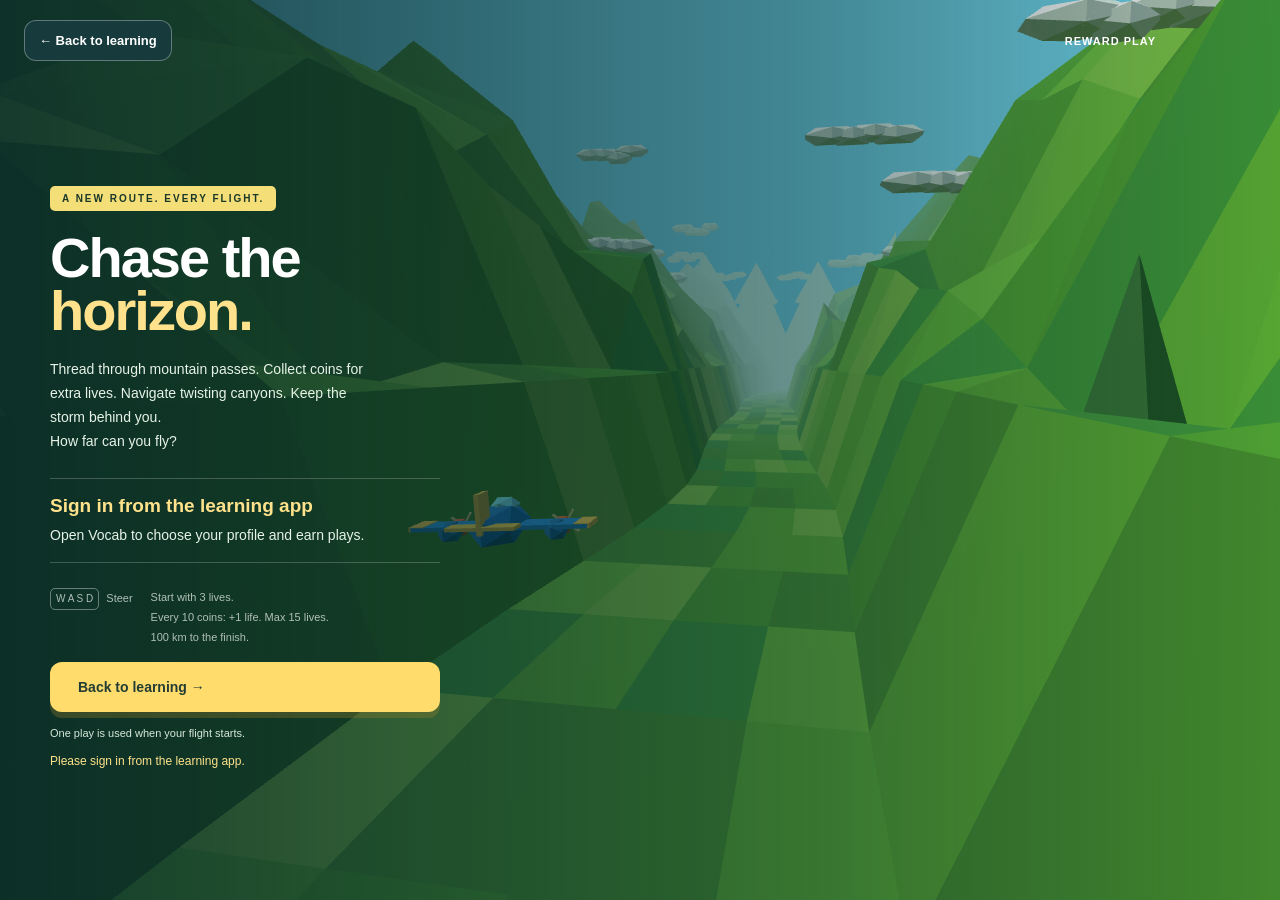
<file: alpine-reward/index.html>
<!doctype html>
<html lang="en"><head><meta charset="utf-8"><meta name="viewport" content="width=device-width,initial-scale=1,viewport-fit=cover"><meta name="theme-color" content="#122d35"><title>Alpine Sky Run — Dennis &amp; Yura Reward Play</title><meta name="description" content="A colorful 3D mountain flight game. Dodge bridges, collect coins, and outrun the storm."><link rel="icon" href="data:image/svg+xml,%3Csvg xmlns='http://www.w3.org/2000/svg' viewBox='0 0 100 100'%3E%3Ctext y='.9em' font-size='85'%3E✈️%3C/text%3E%3C/svg%3E"><style>
*{box-sizing:border-box}html,body{margin:0;height:100%;overflow:hidden;background:#66cee6;font-family:Arial,Helvetica,sans-serif;color:#fff}button{font:inherit;cursor:pointer;border:0;color:inherit;touch-action:manipulation}button:focus-visible{outline:3px solid #ffdc69;outline-offset:4px}canvas{display:block;width:100%;height:100%;touch-action:none}.hud{position:absolute;inset:0;pointer-events:none;padding:26px 32px;display:flex;flex-direction:column;justify-content:space-between}.top{display:flex;align-items:start;justify-content:space-between;gap:15px}.brand{font-size:12px;font-weight:800;letter-spacing:3px;display:flex;gap:10px;align-items:center}.brand svg{width:26px;height:26px}.health{margin-top:14px;display:flex;gap:6px;color:#ff625d;font-size:29px;text-shadow:0 2px 2px #13343280;-webkit-text-stroke:1.5px white}.health .life-count{font-size:20px;color:white;-webkit-text-stroke:0;align-self:center;font-weight:bold}.centerstats{text-align:center;position:absolute;left:50%;transform:translateX(-50%);top:24px;text-shadow:0 2px 12px #12453080}.eyebrow{font-size:10px;letter-spacing:3px;font-weight:800;opacity:.8}.distance{font-size:38px;font-weight:900;letter-spacing:-1.7px}.distance small{font-size:14px;letter-spacing:0;opacity:.85}.actions{display:flex;gap:8px;pointer-events:auto}.iconbtn{background:#102f3a50;border:1px solid #ffffff40;border-radius:12px;width:42px;height:42px;backdrop-filter:blur(12px);font-size:18px}.coincount{display:flex;justify-content:end;align-items:center;gap:8px;margin-top:12px;font-weight:800;font-size:21px;text-shadow:0 2px 10px #1235}.coincount span:first-child{color:#ffdc66;font-size:26px}.bottom{display:flex;gap:25px;align-items:end}.flightstats{width:240px;max-width:35vw}.meterlabel{display:flex;justify-content:space-between;font-size:10px;font-weight:bold;letter-spacing:1.5px;margin:12px 0 8px;text-shadow:0 2px 6px #123}.track{height:6px;background:#0f33335e;border-radius:10px;overflow:hidden}.fill{height:100%;background:#ffdd63;transition:width .12s linear;border-radius:10px}.storm .fill{background:#e9f9ff}.journey{flex:1;text-shadow:0 2px 8px #1635;padding-bottom:1px}.journeylabels{display:flex;justify-content:space-between;font-size:10px;font-weight:800;letter-spacing:1px;margin-bottom:9px}.journey .track{height:4px}.journey .fill{background:white}.hint{position:absolute;bottom:105px;left:50%;transform:translateX(-50%);font-size:12px;letter-spacing:.5px;text-shadow:0 2px 8px #132;background:#193c3450;padding:9px 15px;border:1px solid #ffffff25;border-radius:30px;white-space:nowrap}.veil{position:absolute;inset:0;background:linear-gradient(90deg,#08272a88,transparent 75%);display:flex;align-items:center;padding:5vw;pointer-events:none}.panel{width:450px;max-width:92vw;pointer-events:auto}.tag{display:inline-block;color:#193828;background:#f4de78;padding:7px 12px;border-radius:5px;font-weight:800;font-size:10px;letter-spacing:2px}.panel h1{font-size:clamp(46px,6.8vw,88px);line-height:.94;letter-spacing:-4px;margin:21px 0}.panel h1 span{color:#ffe28b}.panel p{color:#e7f3e8;font-size:14px;line-height:1.7;max-width:330px}.primary{background:#ffdc6c;color:#233d34;padding:17px 28px;border-radius:12px;font-weight:900;font-size:14px;display:inline-flex;align-items:center;gap:38px;box-shadow:0 6px 0 #9d842d50;margin-top:15px}.primary:hover{background:#ffe694;transform:translateY(-1px)}.controlshelp{display:flex;gap:18px;color:#e8f0e9bd;font-size:11px;margin-top:25px;line-height:1.8}.key{border:1px solid #ffffff60;display:inline-block;border-radius:5px;padding:1px 5px;margin-right:4px;font-size:10px}.record{font-size:11px;color:#d7e9db;margin-top:26px;letter-spacing:1px}.hidden{display:none!important}.toast{position:absolute;top:24%;left:50%;transform:translateX(-50%);font-size:14px;font-weight:800;background:#173b3a88;border:1px solid #fff5;border-radius:30px;padding:12px 22px;pointer-events:none;opacity:0;transition:opacity .2s}.flash{position:absolute;inset:0;background:#ff4848;pointer-events:none;opacity:0}.touch{position:absolute;bottom:120px;left:25px;right:25px;display:none;justify-content:space-between;align-items:end;pointer-events:none}.stick{width:112px;height:112px;border-radius:50%;border:1px solid #fff7;background:#113a3d25;backdrop-filter:blur(5px);pointer-events:auto;position:relative;touch-action:none}.stick::before,.stick::after{content:'';position:absolute;background:#fff3}.stick::before{height:1px;width:72%;top:50%;left:14%}.stick::after{width:1px;height:72%;top:14%;left:50%}.knob{position:absolute;width:42px;height:42px;left:35px;top:35px;border-radius:50%;background:#ffffff7a;box-shadow:0 2px 10px #1935;pointer-events:none}.resultstats{display:flex;gap:35px;margin:22px 0}.resultstats b{display:block;font-size:29px;letter-spacing:-1px}.resultstats label{font-size:10px;letter-spacing:2px;color:#e3f0e5aa}.error{position:absolute;inset:0;background:#17363e;display:flex;justify-content:center;align-items:center;padding:30px;text-align:center}
@media(pointer:coarse){.touch{display:flex}.hint{display:none}.desktophelp{display:none}}@media(max-width:650px){.hud{padding:20px 18px}.brand{letter-spacing:2px;font-size:9px}.brand svg{width:20px}.health{font-size:24px;margin-top:8px}.centerstats{top:67px}.distance{font-size:31px}.eyebrow{font-size:9px}.iconbtn{width:36px;height:36px}.coincount{font-size:17px;margin-top:8px}.bottom{gap:15px}.flightstats{width:150px;max-width:46vw}.meterlabel{font-size:8px;letter-spacing:1px}.journeylabels{font-size:8px;letter-spacing:.5px}.veil{padding:28px;align-items:center;background:linear-gradient(90deg,#08272a99,transparent)}.panel h1{font-size:60px;letter-spacing:-3px}.panel p{max-width:280px}.panel{padding-top:35px}.controlshelp{gap:12px}.touch{bottom:105px;left:18px;right:18px}.stick{width:100px;height:100px}.knob{left:29px;top:29px}.record{margin-top:18px}}@media(max-height:500px){.panel h1{font-size:48px;margin:13px 0}.panel p{margin:10px 0;font-size:12px}.controlshelp,.record{margin-top:12px}.primary{padding:12px 22px;margin-top:5px}.centerstats{top:18px}.touch{bottom:80px}.hud{padding:15px 24px}.flightstats .meterlabel{margin-top:7px}.hint{bottom:70px}}
.reward-header{position:absolute;top:20px;left:24px;right:24px;display:flex;justify-content:space-between;gap:12px;align-items:center;z-index:4;pointer-events:none}.reward-header button{pointer-events:auto;background:#173b3c;color:white;border:1px solid #ffffff50;padding:12px 14px;border-radius:12px;font-size:13px;font-weight:700}.reward-header span{font-size:11px;letter-spacing:1px;font-weight:700;padding-right:100px}.reward-header.hidden{display:none}.veil{background:linear-gradient(90deg,#08272adb,#08272a70 65%,#08272a15);padding:100px 50px 30px;overflow-y:auto;pointer-events:auto}.panel{width:390px}.panel h1{font-size:56px;letter-spacing:-2px}.reward-state{border-top:1px solid #ffffff35;border-bottom:1px solid #ffffff35;padding:16px 0;margin-top:24px}.reward-state strong{display:block;color:#ffe28b;font-size:19px;margin-bottom:7px}.reward-state span{font-size:14px;line-height:1.6;color:#e7f3e8}.rule{display:block;margin-top:15px;font-size:11px;color:#d7e9db}.primary{width:100%;justify-content:space-between}.primary:disabled{opacity:.5;cursor:wait}.resultstats{gap:48px}.resultstats b{font-size:32px}#rewardError{color:#ffe28b;font-size:12px;min-height:18px}@media(max-width:550px){.reward-header{top:16px;left:16px;right:16px;flex-wrap:wrap}.reward-header span{padding:0;font-size:10px}.veil{padding:92px 24px 24px;align-items:flex-start}.panel{padding-top:20px;width:100%}.panel h1{font-size:46px}}@media(max-height:550px){.veil{padding:74px 24px 20px;align-items:flex-start}.panel{padding-top:0}.panel h1{font-size:38px}.resultstats{margin:12px 0}.reward-state{margin-top:12px;padding:10px 0}}
</style></head><body>
<header class="reward-header"><button id="returnLearning">← Back to learning</button><span id="rewardPlayer">REWARD PLAY</span></header><canvas id="world" aria-label="3D mountain flight game"></canvas>
<div class="hud"><div class="top"><div><div class="brand"><svg viewBox="0 0 32 32" fill="none"><path d="M3 26 13 6l6 11 4-7 7 16H3Z" stroke="currentColor" stroke-width="2"/><path d="m10 12 3 3 3-3" stroke="currentColor" stroke-width="2"/></svg>ALPINE SKY RUN</div><div class="health" id="health">♥ × 3</div></div><div class="centerstats"><div class="eyebrow">DISTANCE FLOWN</div><div class="distance"><span id="distance">0.00</span> <small>km</small></div><div class="eyebrow" id="speed">SPEED 1.0×</div></div><div><div class="actions"><button id="sound" class="iconbtn" aria-label="Turn sound on" title="Sound">♫</button><button id="pause" class="iconbtn" aria-label="Pause game" title="Pause (Esc)">Ⅱ</button></div><div class="coincount"><span>●</span><span id="coins">0</span></div></div></div><div class="bottom"><div class="flightstats"><div class="meterlabel"><span>NEXT EXTRA LIFE</span><span id="lifeprogress">0 / 10</span></div><div class="track"><div class="fill" id="lifefill" style="width:0%"></div></div><div class="storm"><div class="meterlabel"><span>STORM DISTANCE</span><span id="stormtext">800 m</span></div><div class="track"><div class="fill" id="stormfill" style="width:80%"></div></div></div></div><div class="journey"><div class="journeylabels"><span id="level">VALLEY 01</span><span>100 KM FINISH ✦</span></div><div class="track"><div class="fill" id="progress" style="width:0%"></div></div></div></div></div>
<div class="hint hidden" id="hint">Arrow keys / WASD to steer · 10 coins = +1 life</div>
<div class="touch hidden" id="touch"><div class="stick" id="stick" role="application" aria-label="Flight joystick"><div class="knob" id="knob"></div></div></div>
<div class="veil" id="menu"><div class="panel"><div class="tag" id="tag">A NEW ROUTE. EVERY FLIGHT.</div><h1 id="title">Chase the<br><span>horizon.</span></h1><p id="description">Thread through mountain passes. Collect coins for extra lives. Navigate twisting canyons. Keep the storm behind you.<br>How far can you fly?</p><div class="resultstats hidden" id="results"><div><b id="finaldistance">0.00 km</b><label>DISTANCE</label></div><div><b id="finalcoins">0</b><label>COINS</label></div></div><button class="primary" id="start">LET'S FLY <span>↗</span></button><div class="controlshelp" id="help"><div class="desktophelp"><span class="key">W A S D</span> Steer</div><div>Start with 3 lives.<br>Every 10 coins: +1 life. Max 15 lives.<br><span id="touchhelp">100 km to the finish.</span></div></div><div class="reward-state" id="rewardState" aria-live="polite"><strong id="quotaTitle">Checking your plays...</strong><span id="quotaMessage"></span></div><button class="primary hidden" id="learnMore">Back to learning →</button><small class="rule" id="quotaRule">One play is used when your flight starts.</small><p id="rewardError" role="status"></p></div></div>
<div class="toast" id="toast" aria-live="polite"></div><div class="flash" id="flash"></div>
<script src="quest.js"></script><script src="reward.js"></script><script src="three.min.js"></script><script src="course.js?v=2"></script><script src="game.js?v=4"></script></body></html>
</file>
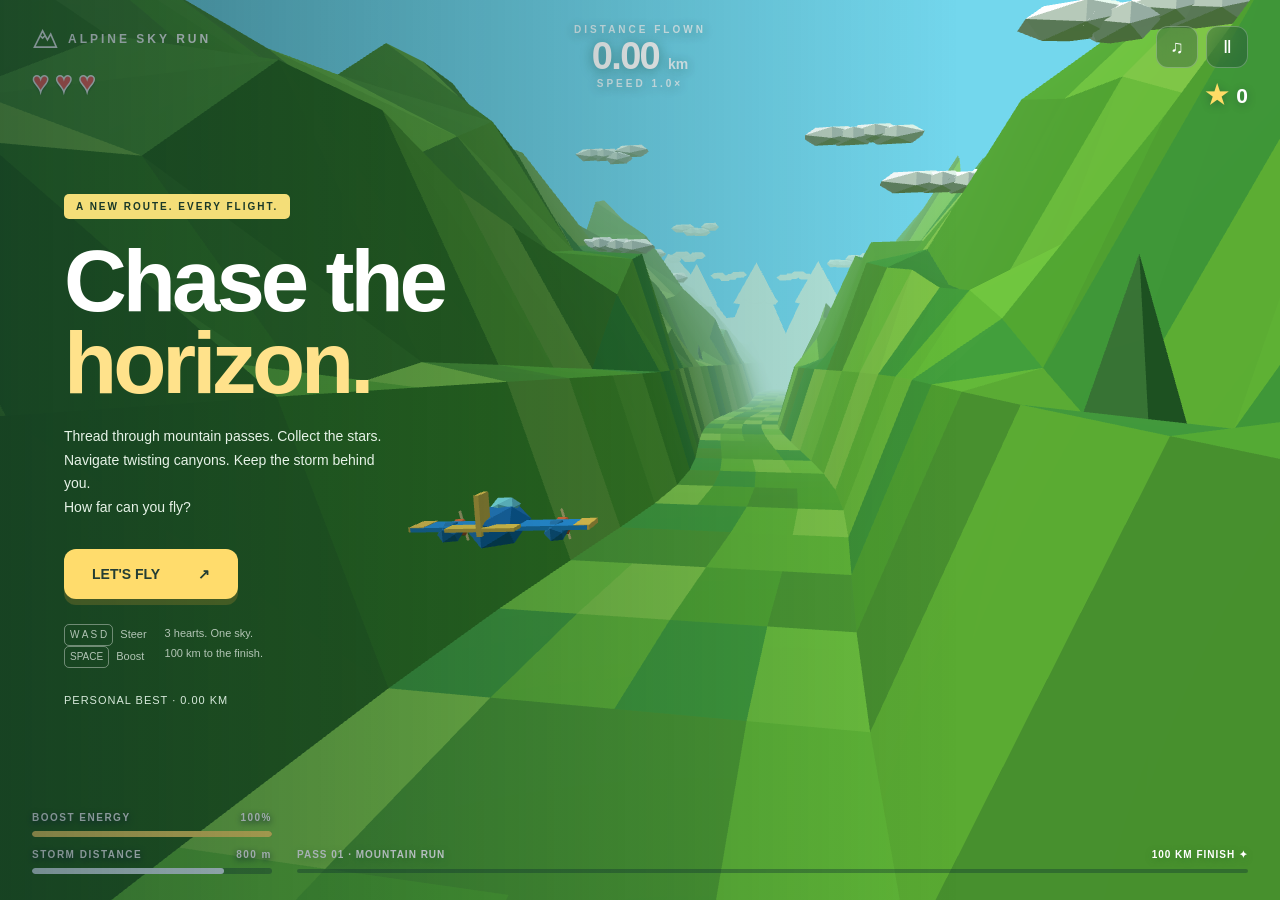
<file: alpine-sky-run/index.html>
<!doctype html>
<html lang="en"><head><meta charset="utf-8"><meta name="viewport" content="width=device-width,initial-scale=1,viewport-fit=cover"><meta name="theme-color" content="#122d35"><title>Alpine Sky Run — Mountain Flight</title><meta name="description" content="A colorful 3D mountain flight game. Dodge bridges, collect stars, and outrun the storm."><link rel="icon" href="data:image/svg+xml,%3Csvg xmlns='http://www.w3.org/2000/svg' viewBox='0 0 100 100'%3E%3Ctext y='.9em' font-size='85'%3E✈️%3C/text%3E%3C/svg%3E"><style>
*{box-sizing:border-box}html,body{margin:0;height:100%;overflow:hidden;background:#66cee6;font-family:Arial,Helvetica,sans-serif;color:#fff}button{font:inherit;cursor:pointer;border:0;color:inherit;touch-action:manipulation}button:focus-visible{outline:3px solid #ffdc69;outline-offset:4px}canvas{display:block;width:100%;height:100%;touch-action:none}.hud{position:absolute;inset:0;pointer-events:none;padding:26px 32px;display:flex;flex-direction:column;justify-content:space-between}.top{display:flex;align-items:start;justify-content:space-between;gap:15px}.brand{font-size:12px;font-weight:800;letter-spacing:3px;display:flex;gap:10px;align-items:center}.brand svg{width:26px;height:26px}.health{margin-top:14px;display:flex;gap:6px;color:#ff625d;font-size:29px;text-shadow:0 2px 2px #13343280;-webkit-text-stroke:1.5px white}.health .empty{color:#ffffff30}.centerstats{text-align:center;position:absolute;left:50%;transform:translateX(-50%);top:24px;text-shadow:0 2px 12px #12453080}.eyebrow{font-size:10px;letter-spacing:3px;font-weight:800;opacity:.8}.distance{font-size:38px;font-weight:900;letter-spacing:-1.7px}.distance small{font-size:14px;letter-spacing:0;opacity:.85}.actions{display:flex;gap:8px;pointer-events:auto}.iconbtn{background:#102f3a50;border:1px solid #ffffff40;border-radius:12px;width:42px;height:42px;backdrop-filter:blur(12px);font-size:18px}.starcount{display:flex;justify-content:end;align-items:center;gap:8px;margin-top:12px;font-weight:800;font-size:21px;text-shadow:0 2px 10px #1235}.starcount span:first-child{color:#ffdc66;font-size:26px}.bottom{display:flex;gap:25px;align-items:end}.flightstats{width:240px;max-width:35vw}.meterlabel{display:flex;justify-content:space-between;font-size:10px;font-weight:bold;letter-spacing:1.5px;margin:12px 0 8px;text-shadow:0 2px 6px #123}.track{height:6px;background:#0f33335e;border-radius:10px;overflow:hidden}.fill{height:100%;background:#ffdd63;transition:width .12s linear;border-radius:10px}.storm .fill{background:#e9f9ff}.journey{flex:1;text-shadow:0 2px 8px #1635;padding-bottom:1px}.journeylabels{display:flex;justify-content:space-between;font-size:10px;font-weight:800;letter-spacing:1px;margin-bottom:9px}.journey .track{height:4px}.journey .fill{background:white}.hint{position:absolute;bottom:105px;left:50%;transform:translateX(-50%);font-size:12px;letter-spacing:.5px;text-shadow:0 2px 8px #132;background:#193c3450;padding:9px 15px;border:1px solid #ffffff25;border-radius:30px;white-space:nowrap}.veil{position:absolute;inset:0;background:linear-gradient(90deg,#08272a88,transparent 75%);display:flex;align-items:center;padding:5vw;pointer-events:none}.panel{width:450px;max-width:92vw;pointer-events:auto}.tag{display:inline-block;color:#193828;background:#f4de78;padding:7px 12px;border-radius:5px;font-weight:800;font-size:10px;letter-spacing:2px}.panel h1{font-size:clamp(46px,6.8vw,88px);line-height:.94;letter-spacing:-4px;margin:21px 0}.panel h1 span{color:#ffe28b}.panel p{color:#e7f3e8;font-size:14px;line-height:1.7;max-width:330px}.primary{background:#ffdc6c;color:#233d34;padding:17px 28px;border-radius:12px;font-weight:900;font-size:14px;display:inline-flex;align-items:center;gap:38px;box-shadow:0 6px 0 #9d842d50;margin-top:15px}.primary:hover{background:#ffe694;transform:translateY(-1px)}.controlshelp{display:flex;gap:18px;color:#e8f0e9bd;font-size:11px;margin-top:25px;line-height:1.8}.key{border:1px solid #ffffff60;display:inline-block;border-radius:5px;padding:1px 5px;margin-right:4px;font-size:10px}.record{font-size:11px;color:#d7e9db;margin-top:26px;letter-spacing:1px}.hidden{display:none!important}.toast{position:absolute;top:24%;left:50%;transform:translateX(-50%);font-size:14px;font-weight:800;background:#173b3a88;border:1px solid #fff5;border-radius:30px;padding:12px 22px;pointer-events:none;opacity:0;transition:opacity .2s}.flash{position:absolute;inset:0;background:#ff4848;pointer-events:none;opacity:0}.touch{position:absolute;bottom:120px;left:25px;right:25px;display:none;justify-content:space-between;align-items:end;pointer-events:none}.stick{width:112px;height:112px;border-radius:50%;border:1px solid #fff7;background:#113a3d25;backdrop-filter:blur(5px);pointer-events:auto;position:relative;touch-action:none}.stick::before,.stick::after{content:'';position:absolute;background:#fff3}.stick::before{height:1px;width:72%;top:50%;left:14%}.stick::after{width:1px;height:72%;top:14%;left:50%}.knob{position:absolute;width:42px;height:42px;left:35px;top:35px;border-radius:50%;background:#ffffff7a;box-shadow:0 2px 10px #1935;pointer-events:none}.boost{width:79px;height:79px;border-radius:50%;background:#ffdc6c;color:#26463a;border:5px solid #fff5;pointer-events:auto;touch-action:none;font-size:12px;font-weight:900;box-shadow:0 6px 15px #1735}.boost span{font-size:24px;display:block}.resultstats{display:flex;gap:35px;margin:22px 0}.resultstats b{display:block;font-size:29px;letter-spacing:-1px}.resultstats label{font-size:10px;letter-spacing:2px;color:#e3f0e5aa}.error{position:absolute;inset:0;background:#17363e;display:flex;justify-content:center;align-items:center;padding:30px;text-align:center}
@media(pointer:coarse){.touch{display:flex}.hint{display:none}.desktophelp{display:none}}@media(max-width:650px){.hud{padding:20px 18px}.brand{letter-spacing:2px;font-size:9px}.brand svg{width:20px}.health{font-size:24px;margin-top:8px}.centerstats{top:67px}.distance{font-size:31px}.eyebrow{font-size:9px}.iconbtn{width:36px;height:36px}.starcount{font-size:17px;margin-top:8px}.bottom{gap:15px}.flightstats{width:150px;max-width:46vw}.meterlabel{font-size:8px;letter-spacing:1px}.journeylabels{font-size:8px;letter-spacing:.5px}.veil{padding:28px;align-items:center;background:linear-gradient(90deg,#08272a99,transparent)}.panel h1{font-size:60px;letter-spacing:-3px}.panel p{max-width:280px}.panel{padding-top:35px}.controlshelp{gap:12px}.touch{bottom:105px;left:18px;right:18px}.stick{width:100px;height:100px}.knob{left:29px;top:29px}.boost{width:72px;height:72px}.record{margin-top:18px}}@media(max-height:500px){.panel h1{font-size:48px;margin:13px 0}.panel p{margin:10px 0;font-size:12px}.controlshelp,.record{margin-top:12px}.primary{padding:12px 22px;margin-top:5px}.centerstats{top:18px}.touch{bottom:80px}.hud{padding:15px 24px}.flightstats .meterlabel{margin-top:7px}.hint{bottom:70px}}
</style></head><body>
<canvas id="world" aria-label="3D mountain flight game"></canvas>
<div class="hud"><div class="top"><div><div class="brand"><svg viewBox="0 0 32 32" fill="none"><path d="M3 26 13 6l6 11 4-7 7 16H3Z" stroke="currentColor" stroke-width="2"/><path d="m10 12 3 3 3-3" stroke="currentColor" stroke-width="2"/></svg>ALPINE SKY RUN</div><div class="health" id="health">♥ ♥ ♥</div></div><div class="centerstats"><div class="eyebrow">DISTANCE FLOWN</div><div class="distance"><span id="distance">0.00</span> <small>km</small></div><div class="eyebrow" id="speed">SPEED 1.0×</div></div><div><div class="actions"><button id="sound" class="iconbtn" aria-label="Turn sound on" title="Sound">♫</button><button id="pause" class="iconbtn" aria-label="Pause game" title="Pause (Esc)">Ⅱ</button></div><div class="starcount"><span>★</span><span id="stars">0</span></div></div></div><div class="bottom"><div class="flightstats"><div class="meterlabel"><span>BOOST ENERGY</span><span id="energytext">100%</span></div><div class="track"><div class="fill" id="energyfill" style="width:100%"></div></div><div class="storm"><div class="meterlabel"><span>STORM DISTANCE</span><span id="stormtext">800 m</span></div><div class="track"><div class="fill" id="stormfill" style="width:80%"></div></div></div></div><div class="journey"><div class="journeylabels"><span id="level">VALLEY 01</span><span>100 KM FINISH ✦</span></div><div class="track"><div class="fill" id="progress" style="width:0%"></div></div></div></div></div>
<div class="hint hidden" id="hint">Arrow keys / WASD to steer · Hold Space to boost</div>
<div class="touch hidden" id="touch"><div class="stick" id="stick" role="application" aria-label="Flight joystick"><div class="knob" id="knob"></div></div><button class="boost" id="boost" aria-label="Hold to boost"><span>ϟ</span>BOOST</button></div>
<div class="veil" id="menu"><div class="panel"><div class="tag" id="tag">A NEW ROUTE. EVERY FLIGHT.</div><h1 id="title">Chase the<br><span>horizon.</span></h1><p id="description">Thread through mountain passes. Collect the stars. Navigate twisting canyons. Keep the storm behind you.<br>How far can you fly?</p><div class="resultstats hidden" id="results"><div><b id="finaldistance">0.00 km</b><label>DISTANCE</label></div><div><b id="finalstars">0</b><label>STARS</label></div></div><button class="primary" id="start">LET'S FLY <span>↗</span></button><div class="controlshelp" id="help"><div class="desktophelp"><span class="key">W A S D</span> Steer<br><span class="key">SPACE</span> Boost</div><div>3 hearts. One sky.<br><span id="touchhelp">100 km to the finish.</span></div></div><div class="record" id="record">PERSONAL BEST · 0.00 KM</div></div></div>
<div class="toast" id="toast" aria-live="polite"></div><div class="flash" id="flash"></div>
<script src="three.min.js"></script><script src="course.js?v=2"></script><script src="game.js?v=2"></script></body></html>
</file>
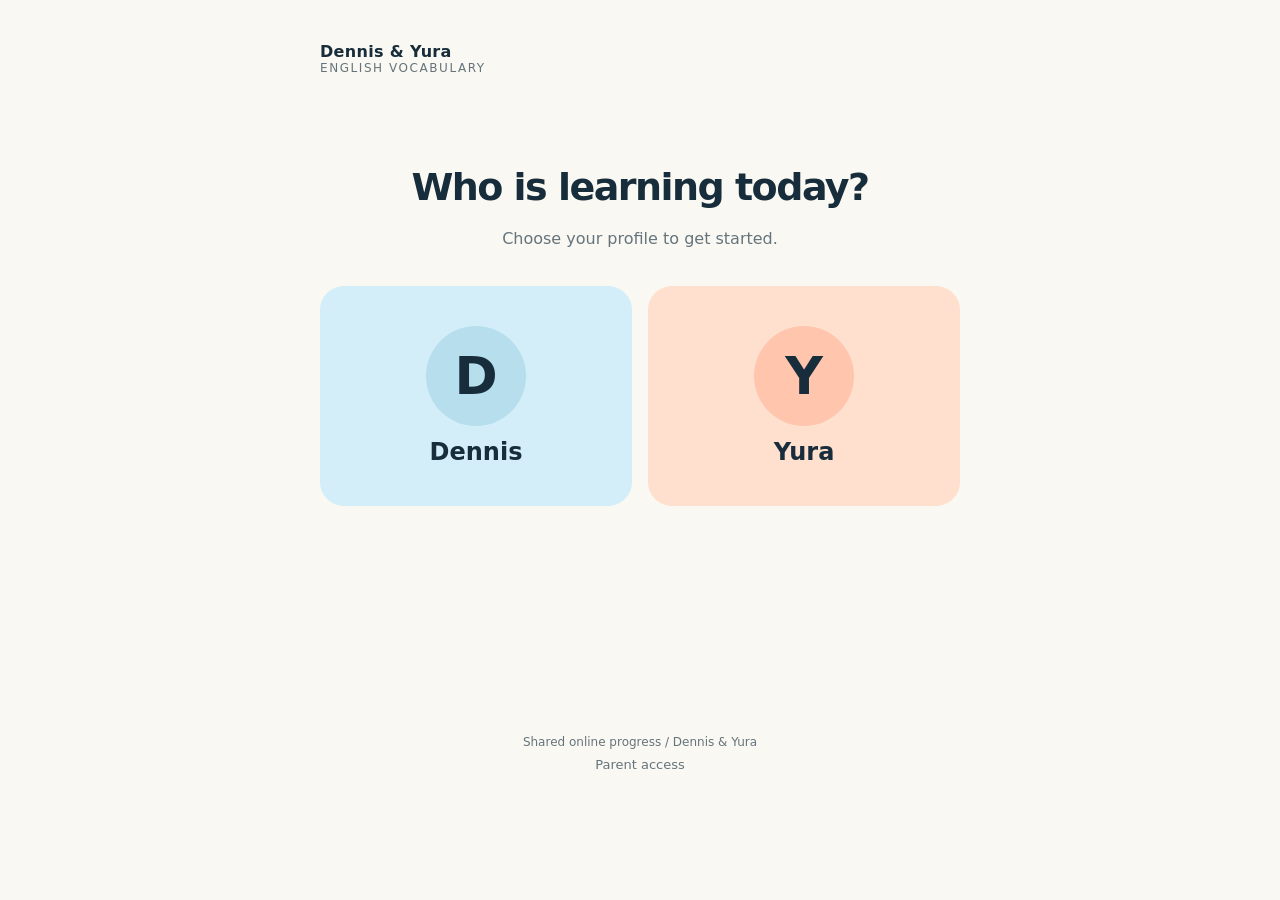
<file: dennis-yura-vocab/index.html>
<!doctype html>
<html lang="en"><head><meta charset="utf-8"><meta name="viewport" content="width=device-width,initial-scale=1,viewport-fit=cover"><title>Dennis & Yura Vocabulary</title><style>
:root{--bg:#faf8f2;--ink:#172d3b;--muted:#65747c;--teal:#168f94;--blue:#d3eef8;--coral:#ffe0ce;--line:#e3e1d9}*{box-sizing:border-box}body{margin:0;background:var(--bg);color:var(--ink);font-family:system-ui,-apple-system,Segoe UI,sans-serif}button,input,textarea,select{font:inherit}button{cursor:pointer}button:disabled{cursor:not-allowed;background:#e6e5df!important;color:#92978f!important;border-color:#e6e5df!important}.hidden{display:none!important}.app{max-width:680px;margin:auto;padding:24px 20px 40px}.top,.row{display:flex;align-items:center;justify-content:space-between;gap:12px}.brand{font-weight:900;letter-spacing:.02em}.sub{font-size:12px;letter-spacing:.13em;color:var(--muted)}h1{font-size:clamp(28px,6vw,38px);line-height:1.2;letter-spacing:-.04em;margin:10px 0}h2{font-size:22px;margin:0 0 12px}p{line-height:1.5}.muted,.hint{color:var(--muted)}.hint{font-size:13px}.card{border:1px solid var(--line);background:#fffdf8;border-radius:22px;padding:20px;margin-top:16px}.btn{border:1px solid var(--line);border-radius:14px;background:#fffdf8;color:var(--ink);padding:12px 18px;font-weight:750}.btn.primary{background:var(--teal);color:white;border-color:var(--teal)}.link{background:none;border:0;padding:8px;color:var(--muted);font-size:13px}.profile-grid{display:grid;grid-template-columns:1fr 1fr;gap:16px;margin-top:35px}.profile-card{border:0;border-radius:24px;background:var(--blue);padding:30px 12px;color:var(--ink);font-size:24px;font-weight:850}.profile-card.yura{background:var(--coral)}.avatar{display:inline-flex;align-items:center;justify-content:center;width:100px;height:100px;border-radius:50%;background:#b6deed;font-size:52px;margin-bottom:12px}.yura .avatar{background:#ffc5ad}.login{text-align:center;padding-top:65px;min-height:70vh}.pin-box{max-width:340px;margin:auto}.pin-dots{display:flex;gap:14px;justify-content:center;margin:26px}.dot{width:22px;height:22px;border:2px solid var(--line);border-radius:50%}.dot.filled{border-color:var(--teal);background:var(--teal)}.keypad{display:grid;grid-template-columns:repeat(3,1fr);gap:10px}.keypad button{border:0;background:#efeee7;border-radius:14px;padding:16px;font-size:25px;font-weight:650;color:var(--ink)}.field{width:100%;padding:13px;border:1px solid var(--line);border-radius:12px;background:white;color:var(--ink);margin:7px 0 16px}textarea{min-height:95px;resize:vertical}label{display:block;font-weight:700}.actions{display:grid;grid-template-columns:1fr 1fr;gap:12px;margin-top:16px}.action{border:0;border-radius:20px;padding:24px 10px;background:#d4ede8;color:var(--ink);font-size:17px;font-weight:800}.action.quiz{background:var(--coral)}.action span{display:block;font-size:32px;margin-bottom:8px}.stats{display:grid;grid-template-columns:repeat(3,1fr);gap:12px;margin-top:14px;font-size:13px;color:var(--muted)}.stats b{display:block;color:var(--ink);font-size:18px}.xp{font-size:36px;line-height:1.1;font-weight:850;margin:8px 0 14px}.progress{height:9px;border-radius:10px;background:#ebeae3;overflow:hidden;margin:10px 0}.progress>div{height:100%;background:var(--teal)}.game-row{padding:15px 18px}.tabs{display:flex;gap:6px;background:#efeee8;border-radius:13px;padding:4px;margin-bottom:10px}.tabs button{flex:1;border:0;border-radius:10px;background:none;padding:10px;color:var(--ink);font-weight:650}.tabs button.active{background:#c6e9e7}.rank-row{display:flex;align-items:center;gap:12px;padding:14px 8px;border-bottom:1px solid var(--line);border-radius:10px}.rank-row.you{background:#e0f3f0}.rank-row strong{flex:1}.rank-row small{font-size:10px;background:#a4dddd;border-radius:5px;padding:3px 5px}.word{padding:14px 0;border-bottom:1px solid var(--line)}.word strong{font-size:19px}.badge{font-size:11px;border-radius:8px;background:#e9eee4;padding:4px 8px}.options{display:grid;gap:10px;margin-top:18px}.option{text-align:left;padding:15px;border:1px solid var(--line);border-radius:13px;background:white;color:var(--ink)}.option.correct{background:#daf2de;border-color:#79b88a}.option.wrong{background:#ffe1dd;border-color:#d89487}.feedback{padding:12px;border-radius:12px;margin:14px 0;background:#efeee8;line-height:1.5}.error{color:#b34737;font-size:13px;min-height:20px}.timer{font-variant-numeric:tabular-nums;color:var(--teal);font-weight:800}.timer.urgent{color:#b34737}.footer{text-align:center;margin-top:30px;font-size:12px;color:var(--muted)}.test{background:#fff0ce;padding:8px 12px;border-radius:10px;font-size:13px;margin:14px 0}button:focus-visible,input:focus-visible,textarea:focus-visible{outline:3px solid #64bdbb;outline-offset:3px}@media(min-width:700px){.app{padding-top:42px}.profile-card{padding:40px 20px}.login{padding-top:80px}}
.level-badge{display:inline-flex;align-items:center;vertical-align:middle;margin-left:7px;gap:3px;white-space:nowrap}.crown-icon{width:31px;height:29px;flex:none;mix-blend-mode:multiply}.level-label{padding:3px 6px;border-radius:999px;background:#e0efed;color:#207d7e;font-size:11px;font-weight:750;line-height:1.3}.rank-row strong{min-width:0;overflow-wrap:anywhere}.practice-modes{display:grid;gap:12px;margin-top:20px}.practice-mode{padding:22px 18px;border:1px solid var(--line);border-radius:18px;background:#fffdf8;color:var(--ink);text-align:left}.practice-mode.featured{background:#d4ede8}.practice-mode b{display:block;font-size:18px}.practice-mode span{display:block;margin-top:6px;font-size:13px;color:var(--muted)}.match-columns{display:grid;grid-template-columns:minmax(0,1fr) minmax(0,1fr);gap:16px;margin-top:20px}.match-column{display:grid;gap:10px;align-content:start}.match-label{font-size:12px;color:var(--muted)}.match-card{min-height:76px;padding:12px 8px;border:1px solid var(--line);border-radius:14px;background:white;color:var(--ink);overflow-wrap:anywhere;white-space:normal;position:relative}.match-card.selected{background:var(--teal);color:white}.match-card.matched{background:#daf2de!important;color:#235833!important;border-color:#79b88a}.match-card small{display:block;font-size:11px;margin-top:7px}.memory-board{display:grid;grid-template-columns:repeat(4,minmax(0,1fr));gap:10px;margin-top:20px}.memory-board .match-card{min-height:100px;background:var(--blue)}.memory-board .match-card.revealed{background:white}.match-review-word{border-bottom:1px solid var(--line);padding:12px 0}.match-review-word p{margin:5px 0}.match-speak{padding:6px 10px;border:1px solid var(--line);border-radius:10px;background:transparent;color:var(--teal)}@media(max-width:420px){.memory-board{grid-template-columns:repeat(2,minmax(0,1fr))}.match-columns{gap:10px}.match-card{font-size:14px}}@media(prefers-reduced-motion:no-preference){.match-card{transition:background .18s}}

.memory-board{grid-template-columns:repeat(4,minmax(0,1fr));gap:10px}
.memory-board .match-card{min-height:110px;padding:12px 8px;display:flex;flex-direction:column;align-items:center;justify-content:center;gap:8px;font-size:24px;color:var(--ink)!important;background:var(--blue)!important}
.memory-board .match-card.revealed{background:#fffdf8!important;color:var(--ink)!important}
.memory-board .match-card.selected{border-color:var(--teal);box-shadow:inset 0 0 0 1px var(--teal)}
.memory-board .match-card.matched{background:#daf2de!important;color:var(--ink)!important;border-color:#79b88a}
.memory-kind{align-self:flex-start;font-size:11px;font-weight:700;letter-spacing:1.4px;color:#176e70}
.memory-content{display:block;width:100%;margin:auto 0;font-size:23px;font-weight:750;line-height:1.2;color:var(--ink);text-align:center;overflow-wrap:anywhere}
.memory-content.meaning-content{font-size:22px;line-height:1.3}
.memory-board .memory-matched{font-size:11px;color:#235833;margin:0}
@media(max-width:480px){.memory-board{gap:7px}.memory-board .match-card{min-height:92px;padding:10px 4px}.memory-content{font-size:16px}.memory-content.meaning-content{font-size:17px}.memory-kind{font-size:10px;letter-spacing:0}.memory-board .memory-matched{font-size:10px}}
.memory-board.shuffling{position:relative;isolation:isolate}.memory-board.shuffling .match-card{box-shadow:0 5px 14px #172d3b22}.memory-board .match-card{backface-visibility:hidden;transform-origin:center}.new-badge{display:inline-block;vertical-align:middle;margin-left:6px;padding:3px 6px;border-radius:5px;background:#f4de78;color:#263b31;font-size:10px;font-weight:800;letter-spacing:.7px}.reward-games h2{margin:0;font-size:20px}.reward-games .game-row{padding:20px 0;margin:0}.flight-row{border-top:1px solid var(--line)}.reward-games #gameNote{margin-bottom:0}.reward-games .btn{flex-shrink:0}@media(max-width:420px){.reward-games .row{gap:8px}.reward-games b{font-size:15px}.reward-games .btn{padding:12px}.reward-games #gameStatus{font-size:11px}}
</style></head><body><main class="app">
<header class="top"><div><div class="brand">Dennis & Yura</div><div class="sub">ENGLISH VOCABULARY</div></div><button id="signOut" class="link hidden">Switch profile</button></header>
<section id="profilesView" class="login"><h1>Who is learning today?</h1><p class="muted">Choose your profile to get started.</p><div class="profile-grid"><button class="profile-card" data-profile="DENNIS"><span class="avatar" aria-hidden="true">D</span><br>Dennis</button><button class="profile-card yura" data-profile="YURA"><span class="avatar" aria-hidden="true">Y</span><br>Yura</button></div></section>
<section id="pinView" class="login hidden"><button id="pinBack" class="link">← Switch profile</button><div class="pin-box"><h1 id="pinGreeting">Hi, Dennis!</h1><p id="pinCaption" class="muted">Enter your 4-digit PIN.</p><div id="pinDots" class="pin-dots"></div><div id="keypad" class="keypad"></div><div id="loginError" class="error" role="alert"></div></div></section>
<section id="homeView" class="hidden"><div id="parentBanner" class="test hidden">Parent mode / Excluded from Learning rankings. Game scores count!</div><h1 id="greeting"></h1><p class="muted">Learn a little. Grow every day.</p>
<div class="card"><div class="hint">YOUR XP</div><div id="xp" class="xp">0 XP</div><div class="progress"><div id="rewardProgress"></div></div><div id="rewardText" class="hint"></div><div class="stats"><div>Level<b id="level"></b></div><div>Day streak<b id="streak"></b></div><div>Words<b id="wordCount"></b></div></div></div>
<div id="dailyMission" class="feedback" role="status"></div><div class="actions"><button class="action" data-open="add"><span aria-hidden="true">＋</span>Add a word</button><button class="action quiz" data-open="practice"><span aria-hidden="true">✓</span>Practice quiz</button></div><button class="link" data-open="words">My words →</button>
<section class="card reward-games"><div class="row"><h2>Reward games</h2><span id="gameStatus" class="hint">Loading plays...</span></div><div class="game-row row"><div><b>Poop Dodge</b><div class="hint">Dodge, survive, beat your best.</div></div><button id="playGame" class="btn" disabled>Play →</button></div><div class="game-row row flight-row"><div><b>Alpine Sky Run <small id="flightNew" class="new-badge">NEW</small></b><div class="hint">Fly through the mountains.</div></div><button id="playFlight" class="btn" disabled>Play →</button></div><div class="game-row row flight-row"><div><b>Photo Puzzle <small id="puzzleNew" class="new-badge">NEW</small></b><div class="hint">Connect pieces. Reveal a new picture.</div></div><button id="playPuzzle" class="btn" disabled>Play →</button></div><p id="gameNote" class="hint"></p></section>
<div class="card"><h2>Leaderboard</h2><div class="tabs"><button id="learningTab" class="active">Learning</button><button id="gameTab">Poop Dodge</button></div><div id="leaderboard"></div></div>
<div class="card"><h2>Words to review</h2><div id="weakList" class="hint"></div></div><div id="homeError" class="error" role="alert"></div></section>
<section id="addView" class="hidden"><div class="card"><div class="row"><h2>Add a new word</h2><button class="link" data-home>Back</button></div><p class="hint">Each new word earns +5 XP. Add as many as you like.</p><form id="wordForm"><label for="wordInput">English word</label><input id="wordInput" class="field" maxlength="80" autocomplete="off" required><label id="meaningLabel" for="meaningInput">Chinese Meaning(s)</label><textarea id="meaningInput" class="field" maxlength="1000" required></textarea><p id="meaningHint" class="hint">Enter simplified Chinese meanings, separated by / or new lines.</p><label for="exampleInput">Example sentence (optional)</label><textarea id="exampleInput" class="field" maxlength="1000"></textarea><button id="saveWord" class="btn primary">Save word</button><div id="formMsg" class="feedback hidden" role="status"></div></form></div></section>
<section id="wordsView" class="hidden"><div class="card"><div class="row"><h2>My words</h2><button class="link" data-home>Back</button></div><input id="searchInput" class="field" placeholder="Search words or meanings" aria-label="Search words or meanings"><div id="wordList"></div></div></section>
<section id="practiceView" class="hidden"><div class="row"><h1>Practice your words</h1><button class="link" data-home>Home</button></div><p class="muted">Three ways to make them yours.</p><p id="practiceInfo" class="hint" role="status"></p><div class="practice-modes"><button class="practice-mode" data-open="quiz"><b>Classic Quiz</b><span>Choose meanings and type English words.</span></button><button class="practice-mode" id="connectMode"><b>Meaning Connect <small id="connectNew" class="new-badge">NEW</small></b><span>Match words to their meanings. All cards stay visible.</span></button><button class="practice-mode" id="memoryMode"><b>Memory Match <small id="memoryNew" class="new-badge">NEW</small></b><span>Turn over cards and remember each pair.</span></button></div><div class="card"><p class="hint">Matching has no time limit. All three modes share the same daily limit: +10 XP for up to three correct answers per word.</p></div><div id="practiceError" class="error" role="alert"></div></section>
<section id="matchView" class="hidden"><div class="row"><h1 id="matchTitle">Meaning Connect</h1><button class="link" data-open="practice">Back to practice</button></div><p id="matchInstructions" class="muted"></p><div class="row"><b id="matchProgress">0 pairs</b><span id="matchMoves" class="hint">0 moves</span></div><div id="matchBoard"></div><button id="memoryBegin" class="btn primary hidden" style="margin-top:16px">Hide cards &amp; shuffle</button><div id="matchFeedback" class="feedback" role="status" aria-live="polite"></div><div id="matchError" class="error" role="alert"></div><button id="matchRetry" class="btn hidden">Retry saving answer</button><div id="matchComplete" class="card hidden"><h2>Round complete!</h2><p id="matchSummary"></p><div id="matchReview"></div><div class="actions"><button id="matchAgain" class="btn primary">Try again</button><button class="btn" data-home>Home</button></div></div></section>

<section id="quizView" class="hidden"><div class="card"><div class="row"><h2>Classic Quiz</h2><button class="link" data-open="practice">Back to practice</button></div><div id="quizStart"><p class="hint">Older words and words due for review appear more often, including mastered words. Each word can earn XP for three correct answers per day.</p><label id="countLabel" for="questionCount">Questions</label><select id="questionCount" class="field"></select><p id="eligibleInfo" class="hint"></p><p class="hint">Choices: 15 seconds / Spelling: 25–30 seconds. The timer keeps running when you leave the app.</p><button id="beginQuiz" class="btn primary">Begin quiz</button></div>
<div id="quizPlay" class="hidden"><div class="row"><span id="questionNumber" class="hint"></span><span id="timer" class="timer" role="timer"></span></div><div class="progress"><div id="quizProgress"></div></div><p id="quizType" class="hint"></p><h2 id="quizQuestion"></h2><div id="quizOptions" class="options"></div><button id="hintButton" class="link">Show hint (no XP)</button><div id="quizFeedback" class="feedback hidden"></div><div id="saveAnswerError" class="error" role="alert"></div><button id="retryAnswer" class="btn hidden">Retry saving answer</button><button id="nextQuestion" class="btn primary hidden">Next</button></div><div id="quizDone" class="hidden"></div><div id="quizError" class="error" role="alert"></div></div></section>
<footer class="footer">Shared online progress / Dennis & Yura<br><button id="parentAccess" class="link">Parent access</button></footer>
</main><script src="quest.js"></script><script src="app.js"></script><script src="matching.js"></script></body></html>
</file>
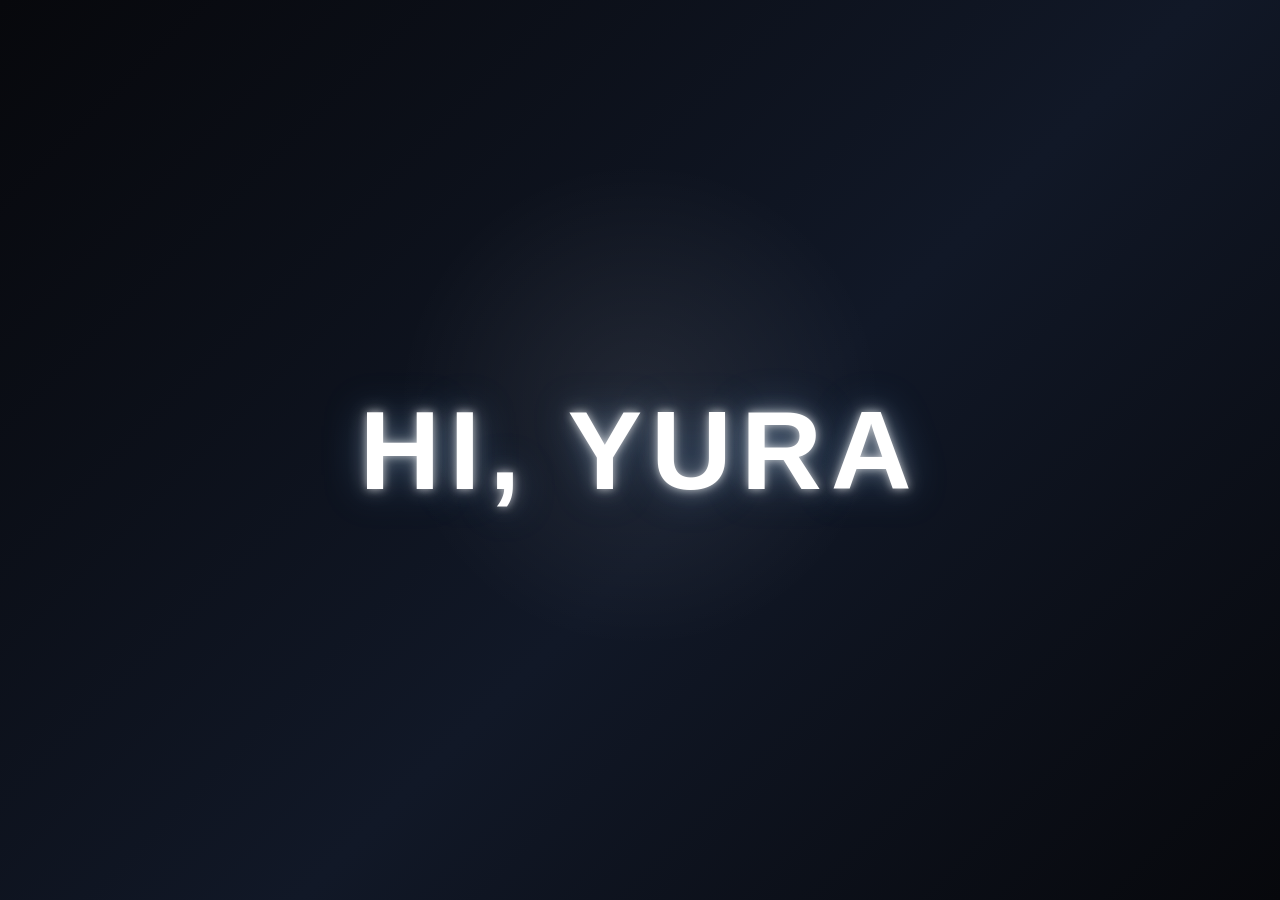
<file: hi-dennis-yura/index.html>
<!doctype html>
<html lang="en">
<head>
  <meta charset="utf-8" />
  <meta name="viewport" content="width=device-width, initial-scale=1" />
  <title>Hello</title>
  <style>
    * { box-sizing: border-box; }
    html, body { width: 100%; height: 100%; margin: 0; }
    body {
      display: grid;
      place-items: center;
      overflow: hidden;
      background:
        radial-gradient(circle at 50% 45%, rgba(255,255,255,.08), transparent 30%),
        linear-gradient(135deg, #07080c, #111827 55%, #07080c);
      font-family: Arial, Helvetica, sans-serif;
    }
    #hello {
      margin: 0;
      padding: 24px;
      text-align: center;
      font-size: clamp(2.7rem, 9vw, 7rem);
      font-weight: 800;
      letter-spacing: 0.08em;
      color: #fff;
      user-select: none;
      animation: sparkle 1.8s ease-in-out infinite alternate;
      text-shadow:
        0 0 8px rgba(255,255,255,.65),
        0 0 20px rgba(255,255,255,.35),
        0 0 42px rgba(120,190,255,.35);
    }
    @keyframes sparkle {
      0% {
        opacity: .72;
        transform: scale(.985);
        filter: brightness(.9);
        text-shadow:
          0 0 5px rgba(255,255,255,.45),
          0 0 12px rgba(255,255,255,.20),
          0 0 26px rgba(120,190,255,.20);
      }
      55% {
        opacity: 1;
        transform: scale(1.015);
        filter: brightness(1.25);
        text-shadow:
          0 0 10px rgba(255,255,255,.9),
          0 0 26px rgba(255,255,255,.55),
          0 0 58px rgba(120,190,255,.55);
      }
      100% {
        opacity: .86;
        transform: scale(1);
        filter: brightness(1.05);
      }
    }
  </style>
</head>
<body>
  <h1 id="hello"></h1>
  <script>
    const names = ["DENNIS", "YURA"];
    const picked = names[Math.floor(Math.random() * names.length)];
    document.getElementById("hello").textContent = `HI, ${picked}`;
  </script>
</body>
</html>
</file>
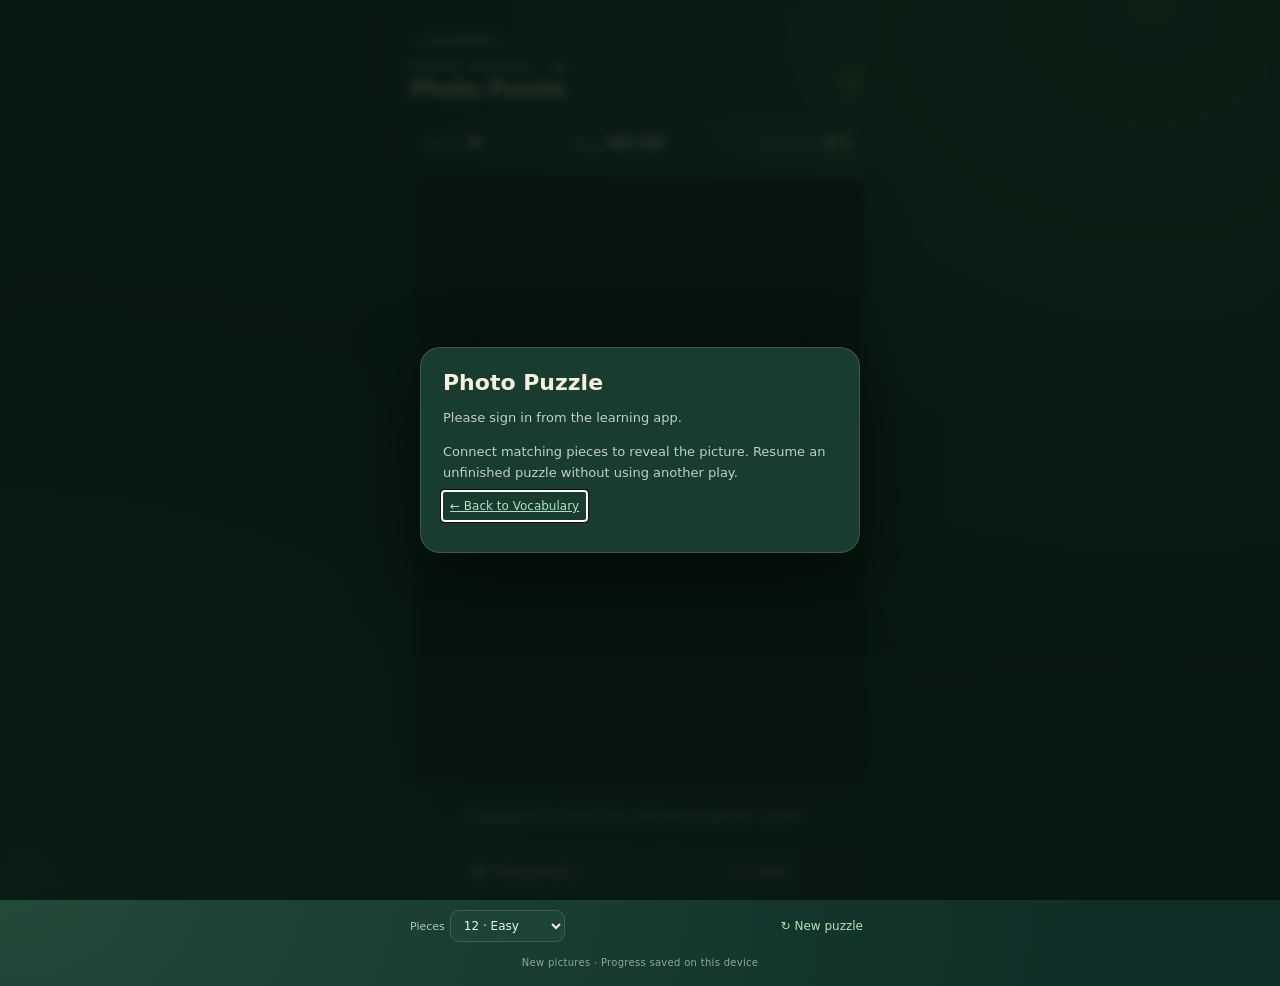
<file: photo-puzzle/index.html>
<!doctype html>
<html lang="en">
<head>
<meta charset="utf-8"><meta name="viewport" content="width=device-width,initial-scale=1,viewport-fit=cover">
<meta name="referrer" content="no-referrer"><meta name="theme-color" content="#143f32">
<meta name="description" content="Connect picture pieces in this touch-friendly puzzle.">
<title>Dennis & Yura · Photo Puzzle</title>
<link rel="icon" href="data:image/svg+xml,%3Csvg xmlns='http://www.w3.org/2000/svg' viewBox='0 0 48 48'%3E%3Crect width='48' height='48' rx='12' fill='%23143f32'/%3E%3Ctext x='24' y='34' text-anchor='middle' font-size='32'%3E🌿%3C/text%3E%3C/svg%3E">
<style>
:root{color-scheme:dark;--cream:#f7f2df;--mint:#afe3b9;--muted:#b1c6b9}*{box-sizing:border-box}body{margin:0;color:var(--cream);font-family:system-ui,-apple-system,'Segoe UI',sans-serif;background:radial-gradient(ellipse at 90% 0,#2c5d44 0,transparent 55%),radial-gradient(ellipse at 0 90%,#224a39,transparent 60%),#102e27;min-height:100svh}button,select{font:inherit}button{cursor:pointer;color:inherit;border:0;-webkit-tap-highlight-color:transparent}button:focus-visible,select:focus-visible{outline:3px solid #f1cb78;outline-offset:3px}button:disabled{opacity:.35;cursor:default}.app{max-width:500px;margin:auto;padding: max(18px,env(safe-area-inset-top)) 20px max(18px,env(safe-area-inset-bottom))}header{display:flex;align-items:center;justify-content:space-between;margin-bottom:17px}.eyebrow{font-size:10px;letter-spacing:3px;color:var(--mint);font-weight:700}h1{font-size:23px;letter-spacing:-1px;margin:3px 0 0;font-weight:750}.leaf{width:40px;height:40px;display:grid;place-items:center;background:#ffffff09;border:1px solid #ffffff18;border-radius:50%;font-size:22px}.stats{display:flex;justify-content:space-between;align-items:center;padding:12px 15px;background:#ffffff06;border:1px solid #ffffff12;border-radius:15px;margin-bottom:13px}.stat{font-variant-numeric:tabular-nums;display:flex;align-items:baseline;gap:7px}.stat span{font-size:11px;color:var(--muted)}.stat strong{font-size:18px;font-weight:600}.stat+.stat{padding-left:15px;border-left:1px solid #ffffff15}.board-wrap{display:flex;justify-content:center}.board{position:relative;aspect-ratio:3/4;width:min(100%,calc((100svh - 288px)*.75));min-width:210px;background:#091d18;border-radius:11px;box-shadow:0 16px 45px #0004,0 0 0 5px #ffffff07;overflow:hidden;touch-action:none;user-select:none;-webkit-user-select:none}.puzzle-surface{position:absolute;inset:0;width:100%;height:100%;pointer-events:none}.tile{position:absolute;padding:0;background:transparent;border:0;box-shadow:none;border-radius:0;touch-action:none}.tile:focus-visible{outline:2px dashed #f6d58b;outline-offset:-4px;box-shadow:none}.progress{height:3px;margin-top:16px;background:#ffffff12;border-radius:8px;overflow:hidden}.progress div{height:100%;width:0;background:var(--mint);transition:width .25s}.caption{min-height:32px;text-align:center;color:#c6d6c9;font-size:12px;line-height:1.5;margin:9px 0 11px}.tools{display:grid;grid-template-columns:1fr 1fr;gap:8px}.tool{display:flex;align-items:center;justify-content:center;gap:7px;border:1px solid #ffffff19;background:#ffffff08;border-radius:12px;padding:12px 7px;font-size:13px}.tool svg{width:17px;height:17px;stroke:currentColor;fill:none;stroke-width:1.7;stroke-linecap:round;stroke-linejoin:round}.tool:hover{background:#ffffff13}.footer{display:flex;align-items:center;justify-content:space-between;margin-top:17px;gap:8px}.footer label{font-size:11px;color:var(--muted)}select{color:var(--cream);background:#1d4436;border:1px solid #ffffff25;border-radius:9px;padding:7px 9px;font-size:12px}.reset{font-size:12px;background:transparent;color:var(--mint);padding:7px}.bottom-note{font-size:10px;color:#8fa998;text-align:center;margin:15px 0 0;letter-spacing:.3px}dialog{color:var(--cream);background:#183c30;border:1px solid #ffffff25;border-radius:20px;padding:22px;width:min(90vw,440px);box-shadow:0 25px 70px #0008}dialog::backdrop{background:#06150ed9;backdrop-filter:blur(5px)}dialog h2{font-size:22px;margin:0 0 8px}dialog p{font-size:13px;color:#bfd0c3;line-height:1.6}.original{width:100%;max-height:65svh;object-fit:contain;border-radius:10px}.primary{background:var(--mint);color:#133d2c;border-radius:11px;padding:12px 16px;font-size:14px;font-weight:700;width:100%;margin-top:14px}.modal-row{display:flex;gap:9px}.secondary{background:#ffffff12;color:var(--cream)}.win-photo{width:90px;height:120px;object-fit:cover;border-radius:10px;margin:6px auto 13px;display:block}.win{text-align:center}.confetti{position:fixed;top:-15px;width:8px;height:12px;z-index:100;pointer-events:none;animation:fall 2.5s ease-in forwards}@keyframes fall{to{transform:translate(var(--drift),110svh) rotate(600deg);opacity:0}}@media(min-width:700px){.app{padding-top:28px}.board{width:min(100%,calc((100svh - 300px)*.75))}}@media(max-height:650px){.app{padding-top:10px}header{margin-bottom:8px}.stats{padding:7px 13px;margin-bottom:9px}.footer{margin-top:9px}.bottom-note{display:none}.board{width:min(100%,calc((100svh - 244px)*.75))}.caption{margin:6px 0;min-height:22px}.tool{padding:9px 6px}}
@media(prefers-reduced-motion:reduce){*,*::before,*::after{transition:none!important;animation:none!important}}
</style>
</head>
<body><main class="app">
<a id="backHome" class="reset" href="https://dennis-yura-vocab.onrender.com/">← Vocabulary</a><p id="rewardStatus" class="bottom-note"></p><header><div><div class="eyebrow">PHOTO PUZZLE · 01</div><h1>Photo Puzzle</h1></div><div class="leaf" aria-hidden="true">🌿</div></header>
<div class="stats"><div class="stat"><span>Moves</span><strong id="moves">0</strong></div><div class="stat"><span>Time</span><strong id="time">00:00</strong></div><div class="stat"><span>Connected</span><strong id="percent">0%</strong></div></div>
<div class="board-wrap"><div class="board" id="board" role="group" aria-label="Photo puzzle. Drag pieces or tap two positions."></div></div>
<div class="progress" aria-hidden="true"><div id="bar"></div></div>
<p class="caption" id="caption" aria-live="polite">Drag pieces to move them. Matching neighbors connect.</p>
<div class="tools"><button class="tool" id="reference"><svg viewBox="0 0 24 24"><path d="M2 12s4-7 10-7 10 7 10 7-4 7-10 7S2 12 2 12Z"/><circle cx="12" cy="12" r="3"/></svg>View picture</button><button class="tool" id="undo"><svg viewBox="0 0 24 24"><path d="M9 5 3 11l6 6M3 11h12a6 6 0 0 1 0 12" transform="translate(0 -3)"/></svg>Undo</button></div>
<div class="footer"><div><label for="difficulty">Pieces</label> <select id="difficulty"><option value="3,4">12 · Easy</option><option value="4,6">24 · Medium</option><option value="6,8">48 · Hard</option></select></div><button class="reset" id="shuffle">↻ New puzzle</button></div>
<p class="bottom-note">New pictures · Progress saved on this device</p>
</main>
<dialog id="photoDialog"><h2>Your picture</h2><p>Match the pieces to complete this picture.</p><img class="original" src="assets/forest.jpg" alt="Puzzle picture"><button class="primary" id="closePhoto">Back to puzzle</button></dialog>
<dialog id="confirmDialog"><h2>Start a new puzzle?</h2><p>This starts a new picture and uses 1 play.</p><div class="modal-row"><button class="primary secondary" id="cancelReset">Keep playing</button><button class="primary" id="confirmReset">Start · 1 play</button></div></dialog>
<dialog id="winDialog" class="win"><div class="eyebrow">BEAUTIFULLY CONNECTED</div><img class="win-photo" src="assets/forest.jpg" alt="Completed picture"><h2>Picture complete!</h2><p id="winStats"></p><p id="winReward"></p><button class="primary" id="playAgain">Try again</button><button class="reset" id="viewComplete">View completed picture</button><p><a class="home-link reset" href="https://dennis-yura-vocab.onrender.com/">← Back to Vocabulary</a></p></dialog>
<dialog id="startDialog"><h2>Photo Puzzle</h2><p id="rewardMessage">Loading…</p><p>Connect matching pieces to reveal the picture. Resume an unfinished puzzle without using another play.</p><button class="primary" id="startPlay">Play · 1 chance</button><p><a class="home-link reset" href="https://dennis-yura-vocab.onrender.com/">← Back to Vocabulary</a></p></dialog><script src="quest.js?v=1"></script><script src="engine.js?v=3"></script><script src="app.js?v=5"></script>
</body></html>
</file>
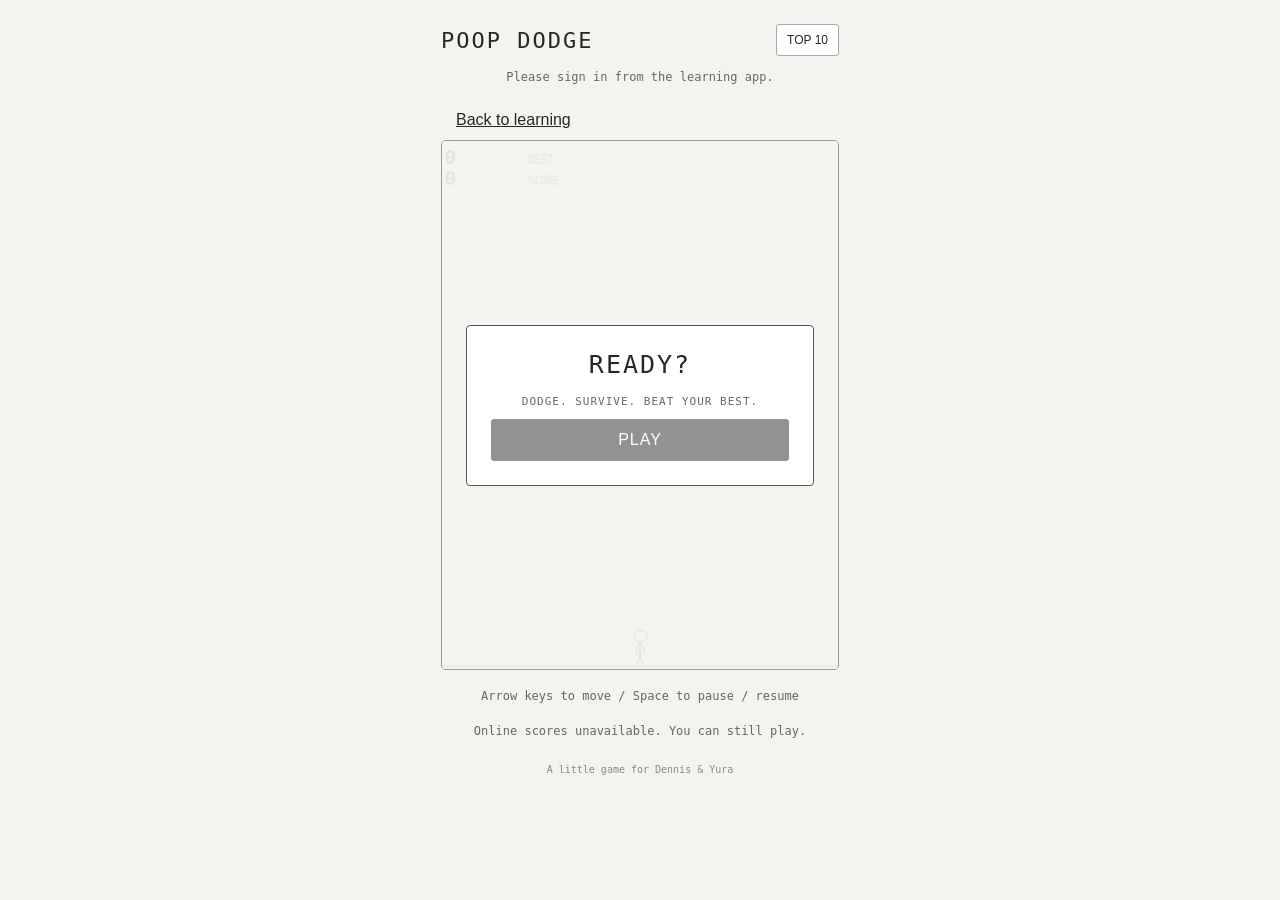
<file: poop-dodge/index.html>
<!doctype html>
<html lang="en"><head><meta charset="utf-8"><meta name="viewport" content="width=device-width,initial-scale=1,viewport-fit=cover"><title>Poop Dodge</title><meta name="description" content="Dodge the falling poop. A tiny game for Dennis and Yura."><style>
*{box-sizing:border-box}body{margin:0;background:#f4f3ef;color:#282823;font-family:Arial,sans-serif}main{width:min(430px,100%);margin:24px auto;padding:0 16px}header{display:flex;align-items:center;justify-content:space-between;margin-bottom:14px}h1{font:22px monospace;letter-spacing:2px;margin:0}button,input{font:inherit}button{cursor:pointer;border:1px solid #aaa;background:#fff;color:#282823;padding:11px 15px;border-radius:3px}button:disabled{opacity:.5;cursor:not-allowed}button.primary{background:#282823;border-color:#282823;color:white;width:100%;letter-spacing:1px}.board{touch-action:none;overscroll-behavior:contain;user-select:none;-webkit-user-select:none;position:relative;background:white;border:1px solid #999;border-radius:5px;overflow:hidden}canvas{width:100%;display:block;touch-action:none;user-select:none}.overlay{position:absolute;inset:0;background:rgba(244,243,239,.88);display:flex;align-items:center;justify-content:center;padding:24px}.box{width:100%;border:1px solid #555;border-radius:4px;padding:24px;background:white;text-align:center}h2{font:25px monospace;letter-spacing:2px;margin:0 0 16px}.score{font:42px monospace;margin:8px 0 24px}.caption{font:11px monospace;letter-spacing:1px;color:#666}label{text-align:left;display:block;font:12px monospace;letter-spacing:1px}input{display:block;width:100%;margin:9px 0 18px;border:1px solid #888;padding:12px;border-radius:2px}input:focus{outline:2px solid #333;outline-offset:2px}.text-button{border:0;background:none;margin-top:12px;text-decoration:underline}.hidden{display:none!important}.instructions{text-align:center;color:#666;font:12px monospace;line-height:1.8;margin:16px 0}.mobile-hint{display:none}@media(pointer:coarse){#resume{display:none}.desktop-hint{display:none}.mobile-hint{display:block}main{margin:12px auto}}.status{text-align:center;font:12px monospace;color:#666;min-height:18px}.leader{background:#fff;border:1px solid #999;border-radius:5px;padding:24px}.leader p{font:12px monospace;color:#666}table{width:100%;border-collapse:collapse;margin:24px 0;font:14px monospace}th,td{padding:13px 5px;border-bottom:1px solid #ddd;text-align:left}th{font-size:11px;font-weight:400;border-top:1px solid #888;border-bottom:1px solid #888}th:last-child,td:last-child{text-align:right}.you{background:#efefea}.you small{font-size:10px;color:#666;margin-left:6px}td:nth-child(2){overflow-wrap:anywhere}.error{font-size:12px;line-height:1.5;color:#9d322c;min-height:18px}.rank-note{font-size:12px;color:#666;line-height:1.5}footer{text-align:center;font:10px monospace;color:#888;margin:22px 0}.leader-top{font-size:12px;padding:8px 10px}.empty{text-align:center;padding:24px;font-size:12px;color:#777}
</style></head><body><main><header><h1>POOP DODGE</h1><button id="openLeaderboard" class="leader-top">TOP 10</button></header><div id="playStatus" class="status" role="status">Checking your plays...</div><button id="returnLearning" class="text-button">Back to learning</button><section id="gameView"><div class="board"><canvas id="scene" width="300" height="400" aria-label="Poop Dodge game. Use left and right arrow keys to move and Space to pause."></canvas><div id="startOverlay" class="overlay"><div class="box"><h2>READY?</h2><p class="caption">DODGE. SURVIVE. BEAT YOUR BEST.</p><button id="start" class="primary" disabled>PLAY</button></div></div><div id="pauseOverlay" class="overlay hidden"><div class="box"><h2>PAUSED</h2><p class="desktop-hint caption">PRESS SPACE TO RESUME</p><p class="mobile-hint caption">TOUCH THE PLAYFIELD TO RESUME</p><button id="resume" class="primary">RESUME</button></div></div><div id="deathOverlay" class="overlay hidden"><div class="box"><h2>GAME OVER</h2><div class="caption">YOUR SCORE</div><div id="finalScore" class="score">0</div><form id="scoreForm"><label for="playerName">YOUR NAME</label><input id="playerName" maxlength="20" autocomplete="nickname" placeholder="Enter any name" required><button id="save" class="primary" type="submit">SAVE SCORE</button><div id="saveError" class="error" role="alert"></div></form><button class="text-button" id="skip">Play again</button></div></div></div><div class="instructions"><span class="desktop-hint">Arrow keys to move  /  Space to pause / resume</span><span class="mobile-hint">Drag to move  /  Release to pause</span></div><div id="storageStatus" class="status" role="status">Loading best score...</div></section><section id="leaderView" class="leader hidden"><h2>TOP 10</h2><p>All-time best scores</p><table><thead><tr><th>#</th><th>NAME</th><th>SCORE</th></tr></thead><tbody id="ranking"></tbody></table><div id="rankNote" class="rank-note"></div><div id="leaderError" class="error" role="alert"></div><button id="playAgain" class="primary">PLAY AGAIN</button><button id="refreshScores" class="text-button">Refresh scores</button><button id="back" class="text-button hidden">Back to game</button></section><footer>A little game for Dennis & Yura</footer></main><script src="quest.js"></script><script src="art.js"></script><script src="game.js"></script></body></html>
</file>
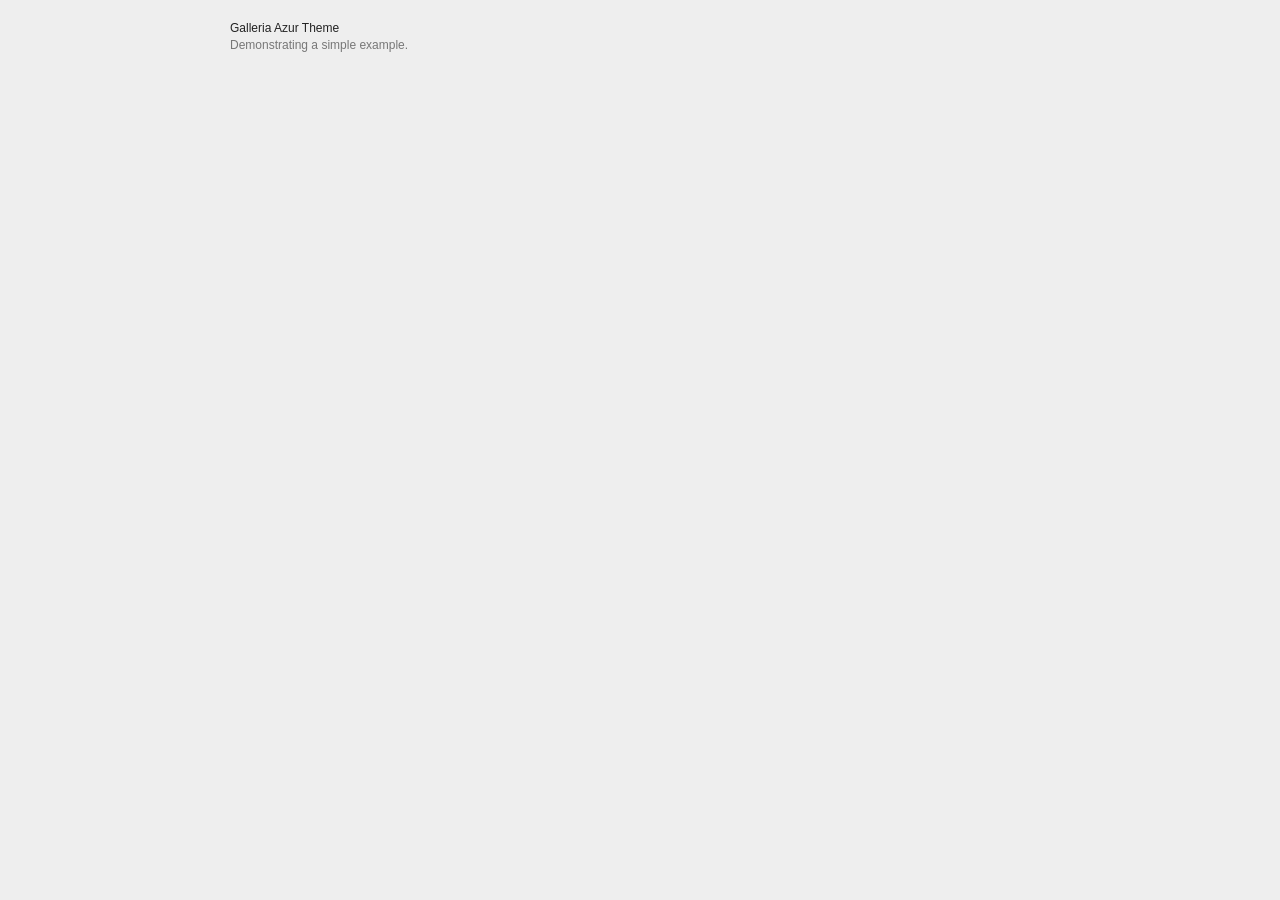
<file: SDG/WebContent/galleria/themes/azur/demo-retina.html>
<!DOCTYPE html>
<html lang="en">
    <head>
        <meta charset="utf-8">
        <meta name="viewport" content="width=device-width,initial-scale=0.3">
        <title>Galleria Azur Theme</title>
        <style>

            /* Demo styles */
            html,body{background:#eee;margin:0;}
            .content{color:#777;font:12px/1.4 "helvetica neue",arial,sans-serif;max-width:820px;margin:20px auto;}
            h1{font-size:12px;font-weight:normal;color:#222;margin:0;}
            p{margin:0 0 20px}
            a {color:#22BCB9;text-decoration:none;}
            .galleria-info-description a { color: #bbb;}
            .cred{margin-top:20px;font-size:11px;}

            /* Gallery measures that will be applied */
            .galleria {
                height:420px;    /* defines a static gallery height */
                max-width:820px; /* defines a responsive width */
            }

        </style>

        <!-- load jQuery -->
        <!-- <script src="https://ajax.googleapis.com/ajax/libs/jquery/3.1.1/jquery.js"></script> -->
        <script src="https://ajax.googleapis.com/ajax/libs/jquery/2.2.4/jquery.js"></script>

        <!-- load Galleria -->
        <script src="../../galleria.js"></script>

    </head>
<body>
    <div class="content">
        <h1>Galleria Azur Theme</h1>
        <p>Demonstrating a simple example.</p>

        <div class="galleria">
            <a href="https://picsum.photos/id/389/1024/768.jpg" data-srcset="https://picsum.photos/id/389/1024/768.jpg 1x, https://picsum.photos/id/389/2048/1536.jpg 2x">
                <img src="https://picsum.photos/id/389/150/100.jpg" srcset="https://picsum.photos/id/389/150/100.jpg 1x, https://picsum.photos/id/389/300/200.jpg 2x"
                     data-big="https://picsum.photos/id/389/1440/1080.jpg" data-bigsrcset="https://picsum.photos/id/389/1440/1080.jpg 1x, https://picsum.photos/id/389/2880/2160.jpg 2x"
                     data-description="by &lt;a href=&quot;https://unsplash.com/photos/bt-Sc22W-BE&quot;&gt;Jake Hills&lt;/a&gt; on &lt;a href=&quot;https://unsplash.com&quot;&gt;Unsplash&lt;/a&gt;"
                     data-title="Footsteps">
            </a>
            <a href="https://picsum.photos/id/675/1024/768.jpg" data-srcset="https://picsum.photos/id/675/1024/768.jpg 1x, https://picsum.photos/id/675/2048/1536.jpg 2x">
                <img src="https://picsum.photos/id/675/150/100.jpg" srcset="https://picsum.photos/id/675/150/100.jpg 1x, https://picsum.photos/id/675/300/200.jpg 2x"
                     data-big="https://picsum.photos/id/675/1440/1080.jpg" data-bigsrcset="https://picsum.photos/id/675/1440/1080.jpg 1x, https://picsum.photos/id/675/2880/2160.jpg 2x"
                     data-description="by &lt;a href=&quot;https://unsplash.com/photos/hBYzBU1xP6s&quot;&gt;Barn Images&lt;/a&gt; on &lt;a href=&quot;https://unsplash.com&quot;&gt;Unsplash&lt;/a&gt;"
                     data-title="Waves washes on beach shore">
            </a>
            <a href="https://picsum.photos/id/525/1024/768.jpg" data-srcset="https://picsum.photos/id/525/1024/768.jpg 1x, https://picsum.photos/id/525/2048/1536.jpg 2x">
                <img src="https://picsum.photos/id/525/150/100.jpg" srcset="https://picsum.photos/id/525/150/100.jpg 1x, https://picsum.photos/id/525/300/200.jpg 2x"
                     data-big="https://picsum.photos/id/525/1440/1080.jpg" data-bigsrcset="https://picsum.photos/id/525/1440/1080.jpg 1x, https://picsum.photos/id/525/2880/2160.jpg 2x"
                     data-description="by &lt;a href=&quot;https://unsplash.com/photos/aViOQZzikVs&quot;&gt;Luca Zanon&lt;/a&gt; on &lt;a href=&quot;https://unsplash.com&quot;&gt;Unsplash&lt;/a&gt;"
                     data-title="Extreme Desert Hike">
            </a>
            <a href="https://picsum.photos/id/349/1024/768.jpg" data-srcset="https://picsum.photos/id/349/1024/768.jpg 1x, https://picsum.photos/id/349/2048/1536.jpg 2x">
                <img src="https://picsum.photos/id/349/150/100.jpg" srcset="https://picsum.photos/id/349/150/100.jpg 1x, https://picsum.photos/id/349/300/200.jpg 2x"
                     data-big="https://picsum.photos/id/349/1440/1080.jpg" data-bigsrcset="https://picsum.photos/id/349/1440/1080.jpg 1x, https://picsum.photos/id/349/2880/2160.jpg 2x"
                     data-description="by &lt;a href=&quot;https://unsplash.com/photos/FmMivfgHCiM&quot;&gt;Caleb George&lt;/a&gt; on &lt;a href=&quot;https://unsplash.com&quot;&gt;Unsplash&lt;/a&gt;"
                     data-title="Man in front of skyline">
            </a>
            <a href="https://picsum.photos/id/120/1024/768.jpg" data-srcset="https://picsum.photos/id/120/1024/768.jpg 1x, https://picsum.photos/id/120/2048/1536.jpg 2x">
                <img src="https://picsum.photos/id/120/150/100.jpg" srcset="https://picsum.photos/id/120/150/100.jpg 1x, https://picsum.photos/id/120/300/200.jpg 2x"
                     data-big="https://picsum.photos/id/120/1440/1080.jpg" data-bigsrcset="https://picsum.photos/id/120/1440/1080.jpg 1x, https://picsum.photos/id/120/2880/2160.jpg 2x"
                     data-description="by &lt;a href=&quot;https://unsplash.com/photos/_DA3D5P71qs&quot;&gt;Guillaume&lt;/a&gt; on &lt;a href=&quot;https://unsplash.com&quot;&gt;Unsplash&lt;/a&gt;"
                     data-title="Milky Way Night Sky">
            </a>
            <a href="https://picsum.photos/id/299/1024/768.jpg" data-srcset="https://picsum.photos/id/299/1024/768.jpg 1x, https://picsum.photos/id/299/2048/1536.jpg 2x">
                <img src="https://picsum.photos/id/299/150/100.jpg" srcset="https://picsum.photos/id/299/150/100.jpg 1x, https://picsum.photos/id/299/300/200.jpg 2x"
                     data-big="https://picsum.photos/id/299/1440/1080.jpg" data-bigsrcset="https://picsum.photos/id/299/1440/1080.jpg 1x, https://picsum.photos/id/299/2880/2160.jpg 2x"
                     data-description="by &lt;a href=&quot;https://unsplash.com/photos/nOhUx3tiaQQ&quot;&gt;Matthew Wiebe&lt;/a&gt; on &lt;a href=&quot;https://unsplash.com&quot;&gt;Unsplash&lt;/a&gt;"
                     data-title="My favorite building in the city">
            </a>
            <a href="https://picsum.photos/id/219/1024/768.jpg" data-srcset="https://picsum.photos/id/219/1024/768.jpg 1x, https://picsum.photos/id/219/2048/1536.jpg 2x">
                <img src="https://picsum.photos/id/219/150/100.jpg" srcset="https://picsum.photos/id/219/150/100.jpg 1x, https://picsum.photos/id/219/300/200.jpg 2x"
                     data-big="https://picsum.photos/id/219/1440/1080.jpg" data-bigsrcset="https://picsum.photos/id/219/1440/1080.jpg 1x, https://picsum.photos/id/219/2880/2160.jpg 2x"
                     data-description="by &lt;a href=&quot;https://unsplash.com/photos/7iB4OZDlRok&quot;&gt;Martyn Seddon&lt;/a&gt; on &lt;a href=&quot;https://unsplash.com&quot;&gt;Unsplash&lt;/a&gt;"
                     data-title="Encounter with a leopard">
            </a>
            <a href="https://picsum.photos/id/856/1024/768.jpg" data-srcset="https://picsum.photos/id/856/1024/768.jpg 1x, https://picsum.photos/id/856/2048/1536.jpg 2x">
                <img src="https://picsum.photos/id/856/150/100.jpg" srcset="https://picsum.photos/id/856/150/100.jpg 1x, https://picsum.photos/id/856/300/200.jpg 2x"
                     data-big="https://picsum.photos/id/856/1440/1080.jpg" data-bigsrcset="https://picsum.photos/id/856/1440/1080.jpg 1x, https://picsum.photos/id/856/2880/2160.jpg 2x"
                     data-description="by &lt;a href=&quot;https://unsplash.com/photos/omKdUQ9R3Zo&quot;&gt;Olu Eletu&lt;/a&gt; on &lt;a href=&quot;https://unsplash.com&quot;&gt;Unsplash&lt;/a&gt;"
                     data-title="Elegant man with hot coffee">
            </a>
            <a href="https://picsum.photos/id/531/1024/768.jpg" data-srcset="https://picsum.photos/id/531/1024/768.jpg 1x, https://picsum.photos/id/531/2048/1536.jpg 2x">
                <img src="https://picsum.photos/id/531/150/100.jpg" srcset="https://picsum.photos/id/531/150/100.jpg 1x, https://picsum.photos/id/531/300/200.jpg 2x"
                     data-big="https://picsum.photos/id/531/1440/1080.jpg" data-bigsrcset="https://picsum.photos/id/531/1440/1080.jpg 1x, https://picsum.photos/id/531/2880/2160.jpg 2x"
                     data-description="by &lt;a href=&quot;https://unsplash.com/photos/zr8msYQhfRg&quot;&gt;Jeff Sheldon&lt;/a&gt; on &lt;a href=&quot;https://unsplash.com&quot;&gt;Unsplash&lt;/a&gt;"
                     data-title="Vintage cameras">
            </a>
            <a href="https://picsum.photos/id/426/1024/768.jpg" data-srcset="https://picsum.photos/id/426/1024/768.jpg 1x, https://picsum.photos/id/426/2048/1536.jpg 2x">
                <img src="https://picsum.photos/id/426/150/100.jpg" srcset="https://picsum.photos/id/426/150/100.jpg 1x, https://picsum.photos/id/426/300/200.jpg 2x"
                     data-big="https://picsum.photos/id/426/1440/1080.jpg" data-bigsrcset="https://picsum.photos/id/426/1440/1080.jpg 1x, https://picsum.photos/id/426/2880/2160.jpg 2x"
                     data-description="by &lt;a href=&quot;https://unsplash.com/photos/01ZeHnK3F_4&quot;&gt;Ales Krivec&lt;/a&gt; on &lt;a href=&quot;https://unsplash.com&quot;&gt;Unsplash&lt;/a&gt;"
                     data-title="Valley town">
            </a>
            <a href="https://vimeo.com/25750735">
                <span class="video">Works for vimeo too.</span>
            </a>
            <a href="https://www.youtube.com/watch?v=PEEXZZ071FE">
                <span class="video">Works for youtube too.</span>
            </a>
        </div>


    </div>
    <script>
    $(function() {
        // Load the Azur theme
        Galleria.loadTheme('galleria.azur.js');

        // Initialize Galleria
        Galleria.run('.galleria');
    });
    </script>
    </body>
</html>
</file>
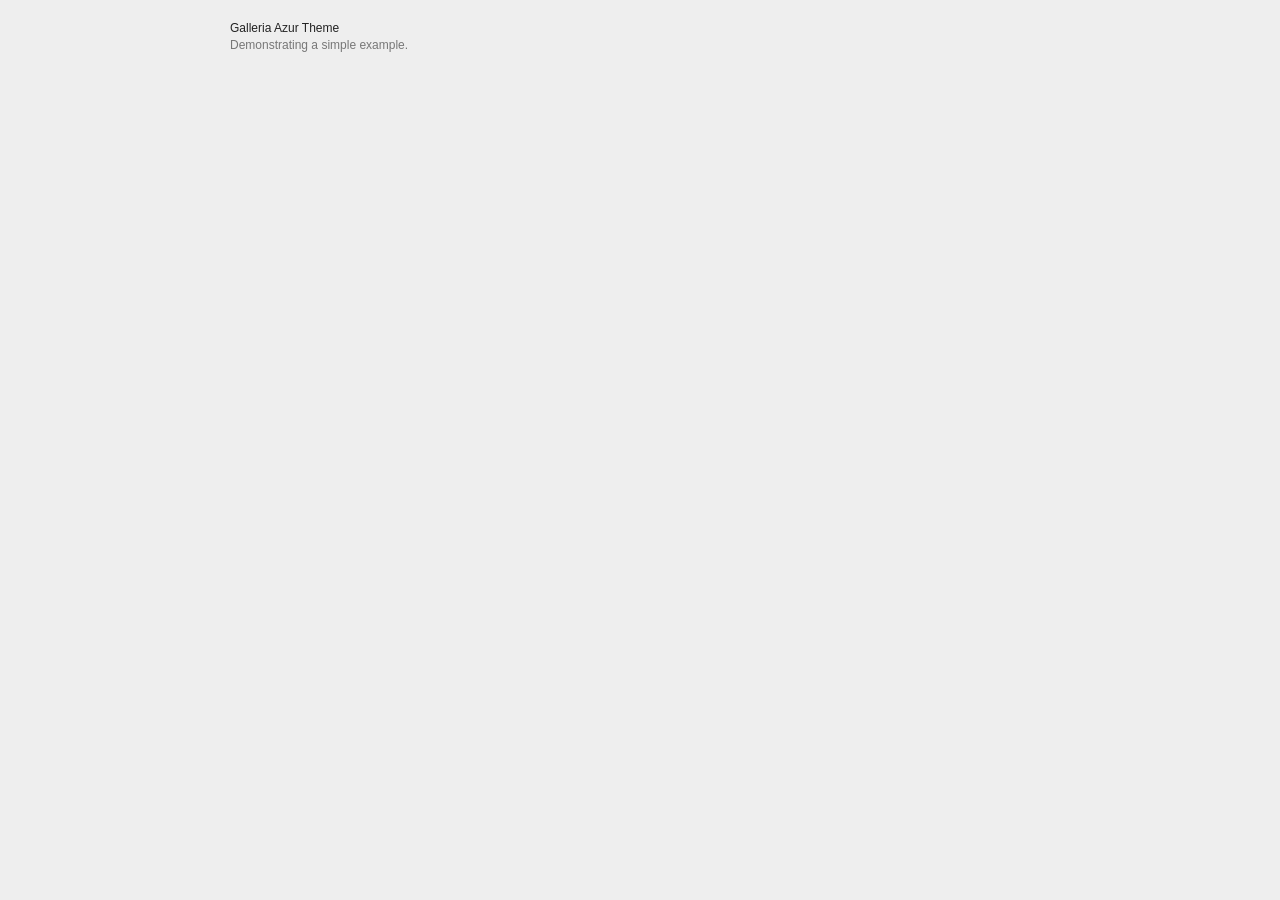
<file: SDG/WebContent/galleria/themes/azur/demo.html>
<!DOCTYPE html>
<html lang="en">
    <head>
        <meta charset="utf-8">
        <meta name="viewport" content="width=device-width,initial-scale=0.3">
        <title>Galleria Azur Theme</title>
        <style>

            /* Demo styles */
            html,body{background:#eee;margin:0;}
            .content{color:#777;font:12px/1.4 "helvetica neue",arial,sans-serif;max-width:820px;margin:20px auto;}
            h1{font-size:12px;font-weight:normal;color:#222;margin:0;}
            p{margin:0 0 20px}
            a {color:#22BCB9;text-decoration:none;}
            .galleria-info-description a { color: #bbb;}
            .cred{margin-top:20px;font-size:11px;}

            /* Gallery measures that will be applied */
            .galleria {
                height:420px;    /* defines a static gallery height */
                max-width:820px; /* defines a responsive width */
            }

        </style>

        <!-- load jQuery -->
        <!-- <script src="https://ajax.googleapis.com/ajax/libs/jquery/3.1.1/jquery.js"></script> -->
        <script src="https://ajax.googleapis.com/ajax/libs/jquery/2.2.4/jquery.js"></script>

        <!-- load Galleria -->
        <script src="../../galleria.js"></script>

    </head>
<body>
    <div class="content">
        <h1>Galleria Azur Theme</h1>
        <p>Demonstrating a simple example.</p>

        <div class="galleria">
            <a href="https://picsum.photos/id/389/1024/768.jpg">
                <img src="https://picsum.photos/id/389/150/100.jpg"
                     data-big="https://picsum.photos/id/389/1440/1080.jpg"
                     data-description="by &lt;a href=&quot;https://unsplash.com/photos/bt-Sc22W-BE&quot;&gt;Jake Hills&lt;/a&gt; on &lt;a href=&quot;https://unsplash.com&quot;&gt;Unsplash&lt;/a&gt;"
                     data-title="Footsteps">
            </a>
            <a href="https://picsum.photos/id/675/1024/768.jpg">
                <img src="https://picsum.photos/id/675/150/100.jpg"
                     data-big="https://picsum.photos/id/675/1440/1080.jpg"
                     data-description="by &lt;a href=&quot;https://unsplash.com/photos/hBYzBU1xP6s&quot;&gt;Barn Images&lt;/a&gt; on &lt;a href=&quot;https://unsplash.com&quot;&gt;Unsplash&lt;/a&gt;"
                     data-title="Waves washes on beach shore">
            </a>
            <a href="https://picsum.photos/id/525/1024/768.jpg">
                <img src="https://picsum.photos/id/525/150/100.jpg"
                     data-big="https://picsum.photos/id/525/1440/1080.jpg"
                     data-description="by &lt;a href=&quot;https://unsplash.com/photos/aViOQZzikVs&quot;&gt;Luca Zanon&lt;/a&gt; on &lt;a href=&quot;https://unsplash.com&quot;&gt;Unsplash&lt;/a&gt;"
                     data-title="Extreme Desert Hike">
            </a>
            <a href="https://picsum.photos/id/349/1024/768.jpg">
                <img src="https://picsum.photos/id/349/150/100.jpg"
                     data-big="https://picsum.photos/id/349/1440/1080.jpg"
                     data-description="by &lt;a href=&quot;https://unsplash.com/photos/FmMivfgHCiM&quot;&gt;Caleb George&lt;/a&gt; on &lt;a href=&quot;https://unsplash.com&quot;&gt;Unsplash&lt;/a&gt;"
                     data-title="Man in front of skyline">
            </a>
            <a href="https://picsum.photos/id/120/1024/768.jpg">
                <img src="https://picsum.photos/id/120/150/100.jpg"
                     data-big="https://picsum.photos/id/120/1440/1080.jpg"
                     data-description="by &lt;a href=&quot;https://unsplash.com/photos/_DA3D5P71qs&quot;&gt;Guillaume&lt;/a&gt; on &lt;a href=&quot;https://unsplash.com&quot;&gt;Unsplash&lt;/a&gt;"
                     data-title="Milky Way Night Sky">
            </a>
            <a href="https://picsum.photos/id/299/1024/768.jpg">
                <img src="https://picsum.photos/id/299/150/100.jpg"
                     data-big="https://picsum.photos/id/299/1440/1080.jpg"
                     data-description="by &lt;a href=&quot;https://unsplash.com/photos/nOhUx3tiaQQ&quot;&gt;Matthew Wiebe&lt;/a&gt; on &lt;a href=&quot;https://unsplash.com&quot;&gt;Unsplash&lt;/a&gt;"
                     data-title="My favorite building in the city">
            </a>
            <a href="https://picsum.photos/id/219/1024/768.jpg">
                <img src="https://picsum.photos/id/219/150/100.jpg"
                     data-big="https://picsum.photos/id/219/1440/1080.jpg"
                     data-description="by &lt;a href=&quot;https://unsplash.com/photos/7iB4OZDlRok&quot;&gt;Martyn Seddon&lt;/a&gt; on &lt;a href=&quot;https://unsplash.com&quot;&gt;Unsplash&lt;/a&gt;"
                     data-title="Encounter with a leopard">
            </a>
            <a href="https://picsum.photos/id/856/1024/768.jpg">
                <img src="https://picsum.photos/id/856/150/100.jpg"
                     data-big="https://picsum.photos/id/856/1440/1080.jpg"
                     data-description="by &lt;a href=&quot;https://unsplash.com/photos/omKdUQ9R3Zo&quot;&gt;Olu Eletu&lt;/a&gt; on &lt;a href=&quot;https://unsplash.com&quot;&gt;Unsplash&lt;/a&gt;"
                     data-title="Elegant man with hot coffee">
            </a>
            <a href="https://picsum.photos/id/531/1024/768.jpg">
                <img src="https://picsum.photos/id/531/150/100.jpg"
                     data-big="https://picsum.photos/id/531/1440/1080.jpg"
                     data-description="by &lt;a href=&quot;https://unsplash.com/photos/zr8msYQhfRg&quot;&gt;Jeff Sheldon&lt;/a&gt; on &lt;a href=&quot;https://unsplash.com&quot;&gt;Unsplash&lt;/a&gt;"
                     data-title="Vintage cameras">
            </a>
            <a href="https://picsum.photos/id/426/1024/768.jpg">
                <img src="https://picsum.photos/id/426/150/100.jpg"
                     data-big="https://picsum.photos/id/426/1440/1080.jpg"
                     data-description="by &lt;a href=&quot;https://unsplash.com/photos/01ZeHnK3F_4&quot;&gt;Ales Krivec&lt;/a&gt; on &lt;a href=&quot;https://unsplash.com&quot;&gt;Unsplash&lt;/a&gt;"
                     data-title="Valley town">
            </a>
            <a href="https://vimeo.com/25750735">
                <span class="video">Works for vimeo too.</span>
            </a>
            <a href="https://www.youtube.com/watch?v=PEEXZZ071FE">
                <span class="video">Works for youtube too.</span>
            </a>
        </div>


    </div>
    <script>
    $(function() {
        // Load the Azur theme
        Galleria.loadTheme('galleria.azur.js');

        // Initialize Galleria
        Galleria.run('.galleria');
    });
    </script>
    </body>
</html>
</file>
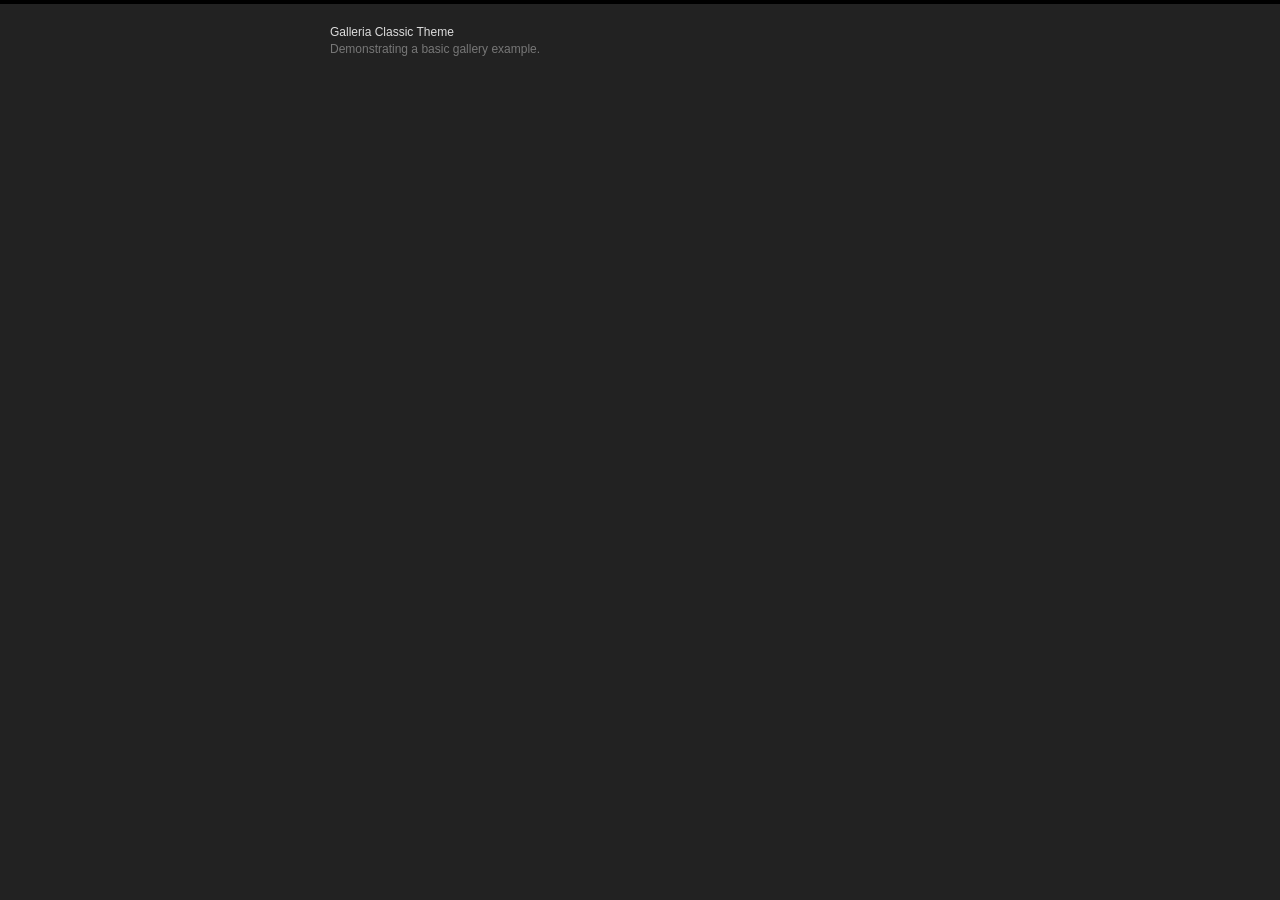
<file: SDG/WebContent/galleria/themes/classic/demo-retina.html>
<!DOCTYPE html>
<html lang="en">
    <head>
        <meta charset="utf-8">
        <title>Galleria Classic Theme</title>
        <style>

            /* Demo styles */
            html,body{background:#222;margin:0;}
            body{border-top:4px solid #000;}
            .content{color:#777;font:12px/1.4 "helvetica neue",arial,sans-serif;width:620px;margin:20px auto;}
            h1{font-size:12px;font-weight:normal;color:#ddd;margin:0;}
            p{margin:0 0 20px}
            a {color:#22BCB9;text-decoration:none;}
            .galleria-info-description a {color: #bbb;}
            .cred{margin-top:20px;font-size:11px;}

            /* This rule is read by Galleria to define the gallery height: */
            #galleria{height:320px}

        </style>

        <!-- load jQuery -->
        <!-- <script src="https://ajax.googleapis.com/ajax/libs/jquery/3.1.1/jquery.js"></script> -->
        <script src="https://ajax.googleapis.com/ajax/libs/jquery/2.2.4/jquery.js"></script>

        <!-- load Galleria -->
        <script src="../../galleria.js"></script>

    </head>
<body>
    <div class="content">
        <h1>Galleria Classic Theme</h1>
        <p>Demonstrating a basic gallery example.</p>

        <div id="galleria">
            <a href="https://picsum.photos/id/1055/800/500.jpg" data-srcset="https://picsum.photos/id/1055/800/500.jpg 1x, https://picsum.photos/id/1055/1600/1000.jpg 2x">
                <img src="https://picsum.photos/id/1055/150/100.jpg" srcset="https://picsum.photos/id/1055/150/100.jpg 1x, https://picsum.photos/id/1055/300/200.jpg 2x"
                     data-description="by &lt;a href=&quot;https://unsplash.com/photos/12rzbJhQ89E&quot;&gt;Neil Thomas&lt;/a&gt; on &lt;a href=&quot;https://unsplash.com&quot;&gt;Unsplash&lt;/a&gt;"
                     data-title="Calm before the storm">
            </a>
            <a href="https://picsum.photos/id/268/800/500.jpg" data-srcset="https://picsum.photos/id/268/800/500.jpg 1x, https://picsum.photos/id/268/1600/1000.jpg 2x">
                <img src="https://picsum.photos/id/268/150/100.jpg" srcset="https://picsum.photos/id/268/150/100.jpg 1x, https://picsum.photos/id/268/300/200.jpg 2x"
                     data-description="by &lt;a href=&quot;https://unsplash.com/photos/vc3ZOCf5BN8&quot;&gt;davide ragusa&lt;/a&gt; on &lt;a href=&quot;https://unsplash.com&quot;&gt;Unsplash&lt;/a&gt;"
                     data-title="Wooden gate at the beach">
            </a>
            <a href="https://picsum.photos/id/35/800/500.jpg" data-srcset="https://picsum.photos/id/35/800/500.jpg 1x, https://picsum.photos/id/35/1600/1000.jpg 2x">
                <img src="https://picsum.photos/id/35/150/100.jpg" srcset="https://picsum.photos/id/35/150/100.jpg 1x, https://picsum.photos/id/35/300/200.jpg 2x"
                     data-description="by &lt;a href=&quot;https://unsplash.com/photos/znM0ujn2RUA&quot;&gt;Shane Colella&lt;/a&gt; on &lt;a href=&quot;https://unsplash.com&quot;&gt;Unsplash&lt;/a&gt;"
                     data-title="Prickly orange needles">
            </a>
            <a href="https://picsum.photos/id/810/800/500.jpg" data-srcset="https://picsum.photos/id/810/800/500.jpg 1x, https://picsum.photos/id/810/1600/1000.jpg 2x">
                <img src="https://picsum.photos/id/810/150/100.jpg" srcset="https://picsum.photos/id/810/150/100.jpg 1x, https://picsum.photos/id/810/300/200.jpg 2x"
                     data-description="by &lt;a href=&quot;https://unsplash.com/photos/5QyPh6O9tfw&quot;&gt;Luís Perdigão&lt;/a&gt; on &lt;a href=&quot;https://unsplash.com&quot;&gt;Unsplash&lt;/a&gt;"
                     data-title="Bridge To Anywhere">
            </a>
            <a href="https://picsum.photos/id/327/800/500.jpg" data-srcset="https://picsum.photos/id/327/800/500.jpg 1x, https://picsum.photos/id/327/1600/1000.jpg 2x">
                <img src="https://picsum.photos/id/327/150/100.jpg" srcset="https://picsum.photos/id/327/150/100.jpg 1x, https://picsum.photos/id/327/300/200.jpg 2x"
                     data-description="by &lt;a href=&quot;https://unsplash.com/photos/Gg7uKdHFb_c&quot;&gt;Ryan Schroeder&lt;/a&gt; on &lt;a href=&quot;https://unsplash.com&quot;&gt;Unsplash&lt;/a&gt;"
                     data-title="Alpine mountains under a clear sky">
            </a>
            <a href="https://picsum.photos/id/241/800/500.jpg" data-srcset="https://picsum.photos/id/241/800/500.jpg 1x, https://picsum.photos/id/241/1600/1000.jpg 2x">
                <img src="https://picsum.photos/id/241/150/100.jpg" srcset="https://picsum.photos/id/241/150/100.jpg 1x, https://picsum.photos/id/241/300/200.jpg 2x"
                     data-description="by &lt;a href=&quot;https://unsplash.com/photos/1Cg7BQXp024&quot;&gt;Sylwia Bartyzel&lt;/a&gt; on &lt;a href=&quot;https://unsplash.com&quot;&gt;Unsplash&lt;/a&gt;"
                     data-title="monochrome wire fence on hill">
            </a>
            <a href="https://picsum.photos/id/874/800/500.jpg" data-srcset="https://picsum.photos/id/874/800/500.jpg 1x, https://picsum.photos/id/874/1600/1000.jpg 2x">
                <img src="https://picsum.photos/id/874/150/100.jpg" srcset="https://picsum.photos/id/874/150/100.jpg 1x, https://picsum.photos/id/874/300/200.jpg 2x"
                     data-description="by &lt;a href=&quot;https://unsplash.com/photos/Cp-LUHPRpWM&quot;&gt;Christopher Campbell&lt;/a&gt; on &lt;a href=&quot;https://unsplash.com&quot;&gt;Unsplash&lt;/a&gt;"
                     data-title="woman underwater in dress">
            </a>
            <a href="https://picsum.photos/id/42/800/500.jpg" data-srcset="https://picsum.photos/id/42/800/500.jpg 1x, https://picsum.photos/id/42/1600/1000.jpg 2x">
                <img src="https://picsum.photos/id/42/150/100.jpg" srcset="https://picsum.photos/id/42/150/100.jpg 1x, https://picsum.photos/id/42/300/200.jpg 2x"
                     data-description="by &lt;a href=&quot;https://unsplash.com/photos/KR2mdHJ5qMg&quot;&gt;Luke Chesser&lt;/a&gt; on &lt;a href=&quot;https://unsplash.com&quot;&gt;Unsplash&lt;/a&gt;"
                     data-title="Coffee in Montreal">
            </a>
            <a href="https://picsum.photos/id/313/800/500.jpg" data-srcset="https://picsum.photos/id/313/800/500.jpg 1x, https://picsum.photos/id/313/1600/1000.jpg 2x">
                <img src="https://picsum.photos/id/313/150/100.jpg" srcset="https://picsum.photos/id/313/150/100.jpg 1x, https://picsum.photos/id/313/300/200.jpg 2x"
                     data-description="by &lt;a href=&quot;https://unsplash.com/photos/4xYgBTYC2-Q&quot;&gt;Sonja Langford&lt;/a&gt; on &lt;a href=&quot;https://unsplash.com&quot;&gt;Unsplash&lt;/a&gt;"
                     data-title="Cloud on the field">
            </a>
            <a href="https://picsum.photos/id/235/800/500.jpg" data-srcset="https://picsum.photos/id/235/800/500.jpg 1x, https://picsum.photos/id/235/1600/1000.jpg 2x">
                <img src="https://picsum.photos/id/235/150/100.jpg" srcset="https://picsum.photos/id/235/150/100.jpg 1x, https://picsum.photos/id/235/300/200.jpg 2x"
                     data-description="by &lt;a href=&quot;https://unsplash.com/photos/TI-B-TNYJMU&quot;&gt;Paul E. Harrer&lt;/a&gt; on &lt;a href=&quot;https://unsplash.com&quot;&gt;Unsplash&lt;/a&gt;"
                     data-title="View from the Langbathsee mountain lake">
            </a>
            <a href="https://vimeo.com/25750735">
                <span class="video">Works for vimeo too.</span>
            </a>
            <a href="https://www.youtube.com/watch?v=PEEXZZ071FE">
                <span class="video">Works for youtube too.</span>
            </a>
        </div>
    </div>

    <script>
    $(function() {
        // Load the classic theme
        Galleria.loadTheme('galleria.classic.js');

        // Initialize Galleria
        Galleria.run('#galleria');
    });
    </script>
    </body>
</html>
</file>
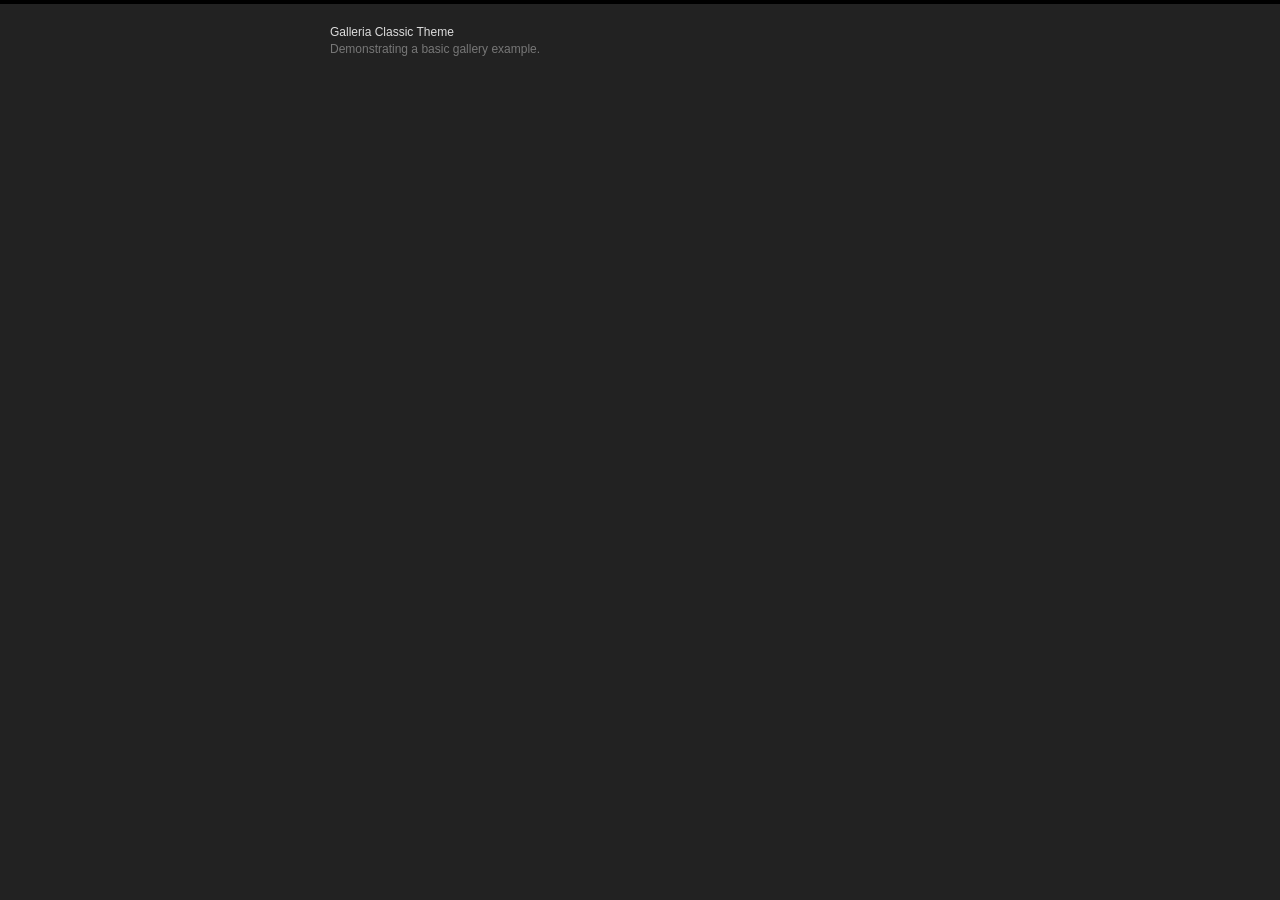
<file: SDG/WebContent/galleria/themes/classic/demo.html>
<!DOCTYPE html>
<html lang="en">
    <head>
        <meta charset="utf-8">
        <title>Galleria Classic Theme</title>
        <style>

            /* Demo styles */
            html,body{background:#222;margin:0;}
            body{border-top:4px solid #000;}
            .content{color:#777;font:12px/1.4 "helvetica neue",arial,sans-serif;width:620px;margin:20px auto;}
            h1{font-size:12px;font-weight:normal;color:#ddd;margin:0;}
            p{margin:0 0 20px}
            a {color:#22BCB9;text-decoration:none;}
            .galleria-info-description a {color: #bbb;}
            .cred{margin-top:20px;font-size:11px;}

            /* This rule is read by Galleria to define the gallery height: */
            #galleria{height:320px}

        </style>

        <!-- load jQuery -->
        <!-- <script src="https://ajax.googleapis.com/ajax/libs/jquery/3.1.1/jquery.js"></script> -->
        <script src="https://ajax.googleapis.com/ajax/libs/jquery/2.2.4/jquery.js"></script>

        <!-- load Galleria -->
        <script src="../../galleria.js"></script>

    </head>
<body>
    <div class="content">
        <h1>Galleria Classic Theme</h1>
        <p>Demonstrating a basic gallery example.</p>

        <div id="galleria">
            <a href="https://picsum.photos/id/1055/800/500.jpg">
                <img src="https://picsum.photos/id/1055/150/100.jpg"
                     data-description="by &lt;a href=&quot;https://unsplash.com/photos/12rzbJhQ89E&quot;&gt;Neil Thomas&lt;/a&gt; on &lt;a href=&quot;https://unsplash.com&quot;&gt;Unsplash&lt;/a&gt;"
                     data-title="Calm before the storm">
            </a>
            <a href="https://picsum.photos/id/268/800/500.jpg">
                <img src="https://picsum.photos/id/268/150/100.jpg"
                     data-description="by &lt;a href=&quot;https://unsplash.com/photos/vc3ZOCf5BN8&quot;&gt;davide ragusa&lt;/a&gt; on &lt;a href=&quot;https://unsplash.com&quot;&gt;Unsplash&lt;/a&gt;"
                     data-title="Wooden gate at the beach">
            </a>
            <a href="https://picsum.photos/id/35/800/500.jpg">
                <img src="https://picsum.photos/id/35/150/100.jpg"
                     data-description="by &lt;a href=&quot;https://unsplash.com/photos/znM0ujn2RUA&quot;&gt;Shane Colella&lt;/a&gt; on &lt;a href=&quot;https://unsplash.com&quot;&gt;Unsplash&lt;/a&gt;"
                     data-title="Prickly orange needles">
            </a>
            <a href="https://picsum.photos/id/810/800/500.jpg">
                <img src="https://picsum.photos/id/810/150/100.jpg"
                     data-description="by &lt;a href=&quot;https://unsplash.com/photos/5QyPh6O9tfw&quot;&gt;Luís Perdigão&lt;/a&gt; on &lt;a href=&quot;https://unsplash.com&quot;&gt;Unsplash&lt;/a&gt;"
                     data-title="Bridge To Anywhere">
            </a>
            <a href="https://picsum.photos/id/327/800/500.jpg">
                <img src="https://picsum.photos/id/327/150/100.jpg"
                     data-description="by &lt;a href=&quot;https://unsplash.com/photos/Gg7uKdHFb_c&quot;&gt;Ryan Schroeder&lt;/a&gt; on &lt;a href=&quot;https://unsplash.com&quot;&gt;Unsplash&lt;/a&gt;"
                     data-title="Alpine mountains under a clear sky">
            </a>
            <a href="https://picsum.photos/id/241/800/500.jpg">
                <img src="https://picsum.photos/id/241/150/100.jpg"
                     data-description="by &lt;a href=&quot;https://unsplash.com/photos/1Cg7BQXp024&quot;&gt;Sylwia Bartyzel&lt;/a&gt; on &lt;a href=&quot;https://unsplash.com&quot;&gt;Unsplash&lt;/a&gt;"
                     data-title="monochrome wire fence on hill">
            </a>
            <a href="https://picsum.photos/id/874/800/500.jpg">
                <img src="https://picsum.photos/id/874/150/100.jpg"
                     data-description="by &lt;a href=&quot;https://unsplash.com/photos/Cp-LUHPRpWM&quot;&gt;Christopher Campbell&lt;/a&gt; on &lt;a href=&quot;https://unsplash.com&quot;&gt;Unsplash&lt;/a&gt;"
                     data-title="woman underwater in dress">
            </a>
            <a href="https://picsum.photos/id/42/800/500.jpg">
                <img src="https://picsum.photos/id/42/150/100.jpg"
                     data-description="by &lt;a href=&quot;https://unsplash.com/photos/KR2mdHJ5qMg&quot;&gt;Luke Chesser&lt;/a&gt; on &lt;a href=&quot;https://unsplash.com&quot;&gt;Unsplash&lt;/a&gt;"
                     data-title="Coffee in Montreal">
            </a>
            <a href="https://picsum.photos/id/313/800/500.jpg">
                <img src="https://picsum.photos/id/313/150/100.jpg"
                     data-description="by &lt;a href=&quot;https://unsplash.com/photos/4xYgBTYC2-Q&quot;&gt;Sonja Langford&lt;/a&gt; on &lt;a href=&quot;https://unsplash.com&quot;&gt;Unsplash&lt;/a&gt;"
                     data-title="Cloud on the field">
            </a>
            <a href="https://picsum.photos/id/235/800/500.jpg">
                <img src="https://picsum.photos/id/235/150/100.jpg"
                     data-description="by &lt;a href=&quot;https://unsplash.com/photos/TI-B-TNYJMU&quot;&gt;Paul E. Harrer&lt;/a&gt; on &lt;a href=&quot;https://unsplash.com&quot;&gt;Unsplash&lt;/a&gt;"
                     data-title="View from the Langbathsee mountain lake">
            </a>
            <a href="https://vimeo.com/25750735">
                <span class="video">Works for vimeo too.</span>
            </a>
            <a href="https://www.youtube.com/watch?v=PEEXZZ071FE">
                <span class="video">Works for youtube too.</span>
            </a>
        </div>
    </div>

    <script>
    $(function() {
        // Load the classic theme
        Galleria.loadTheme('galleria.classic.js');

        // Initialize Galleria
        Galleria.run('#galleria');
    });
    </script>
    </body>
</html>
</file>
